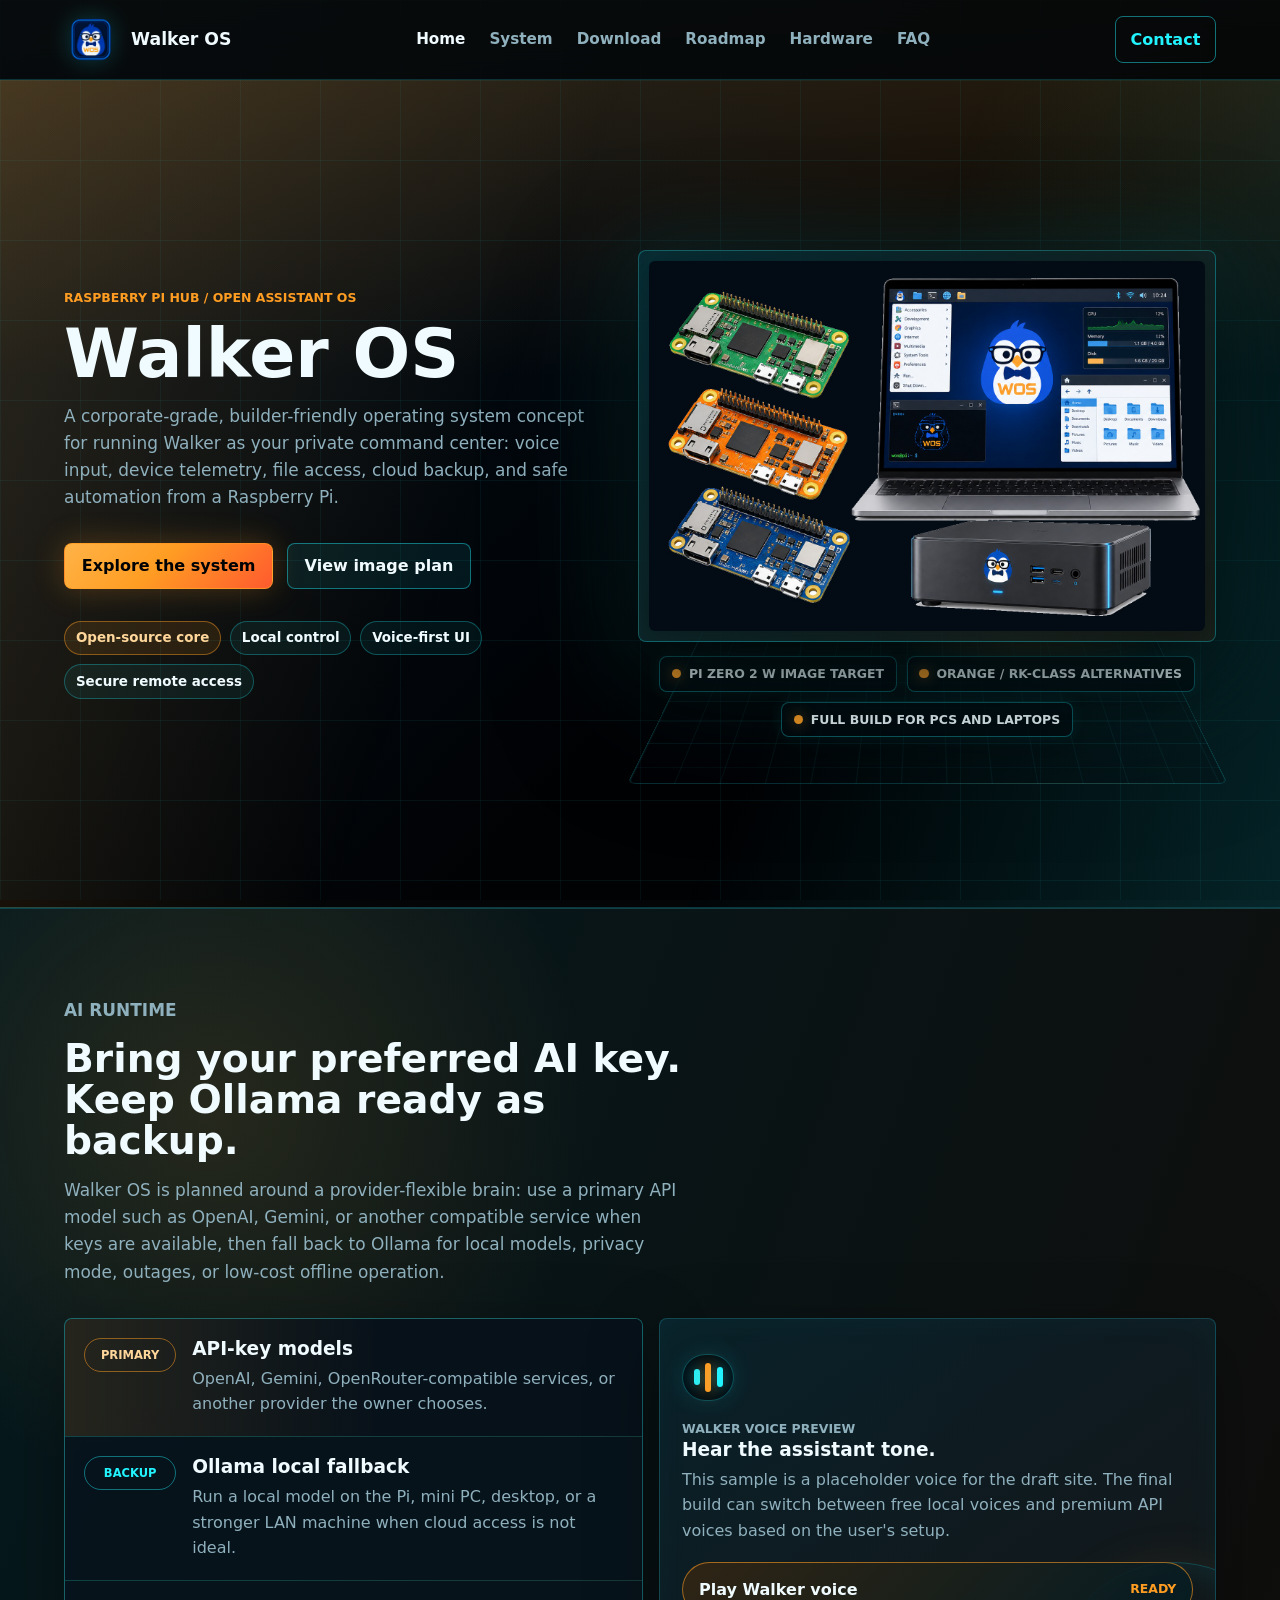
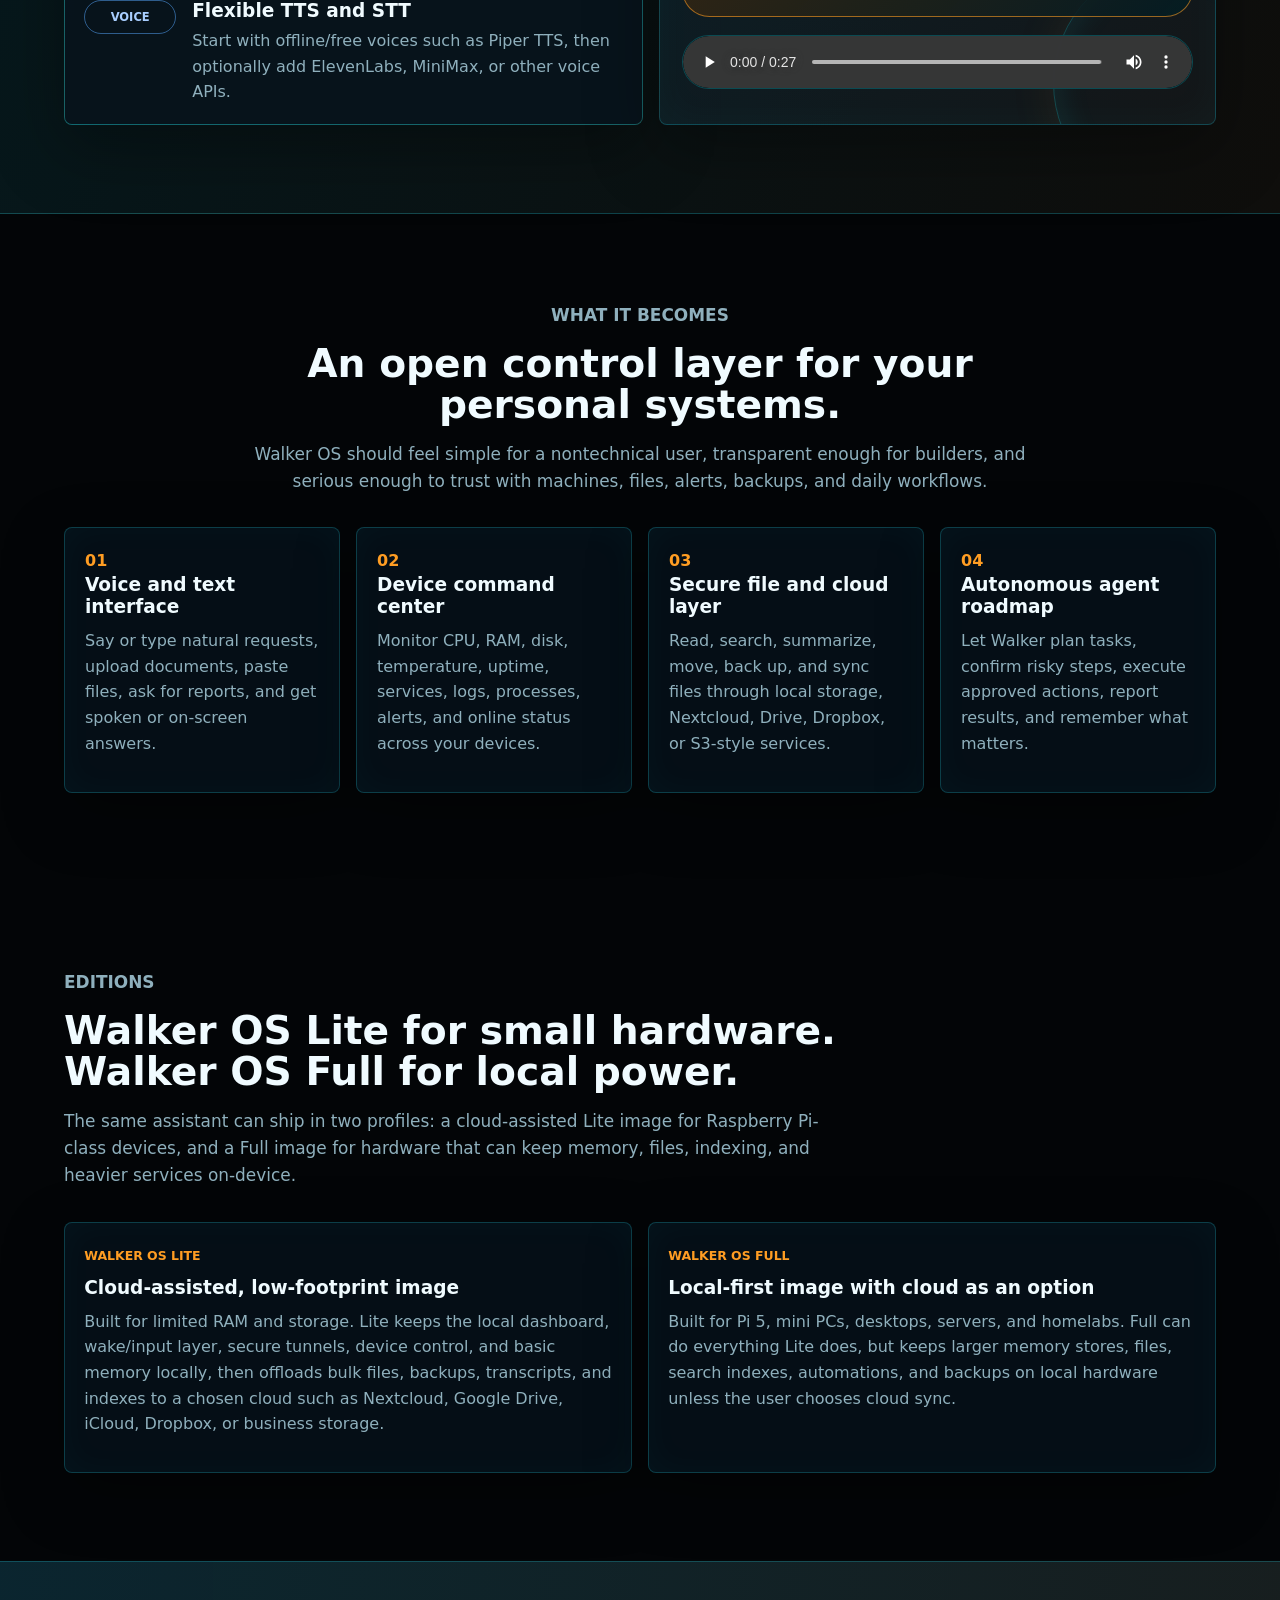
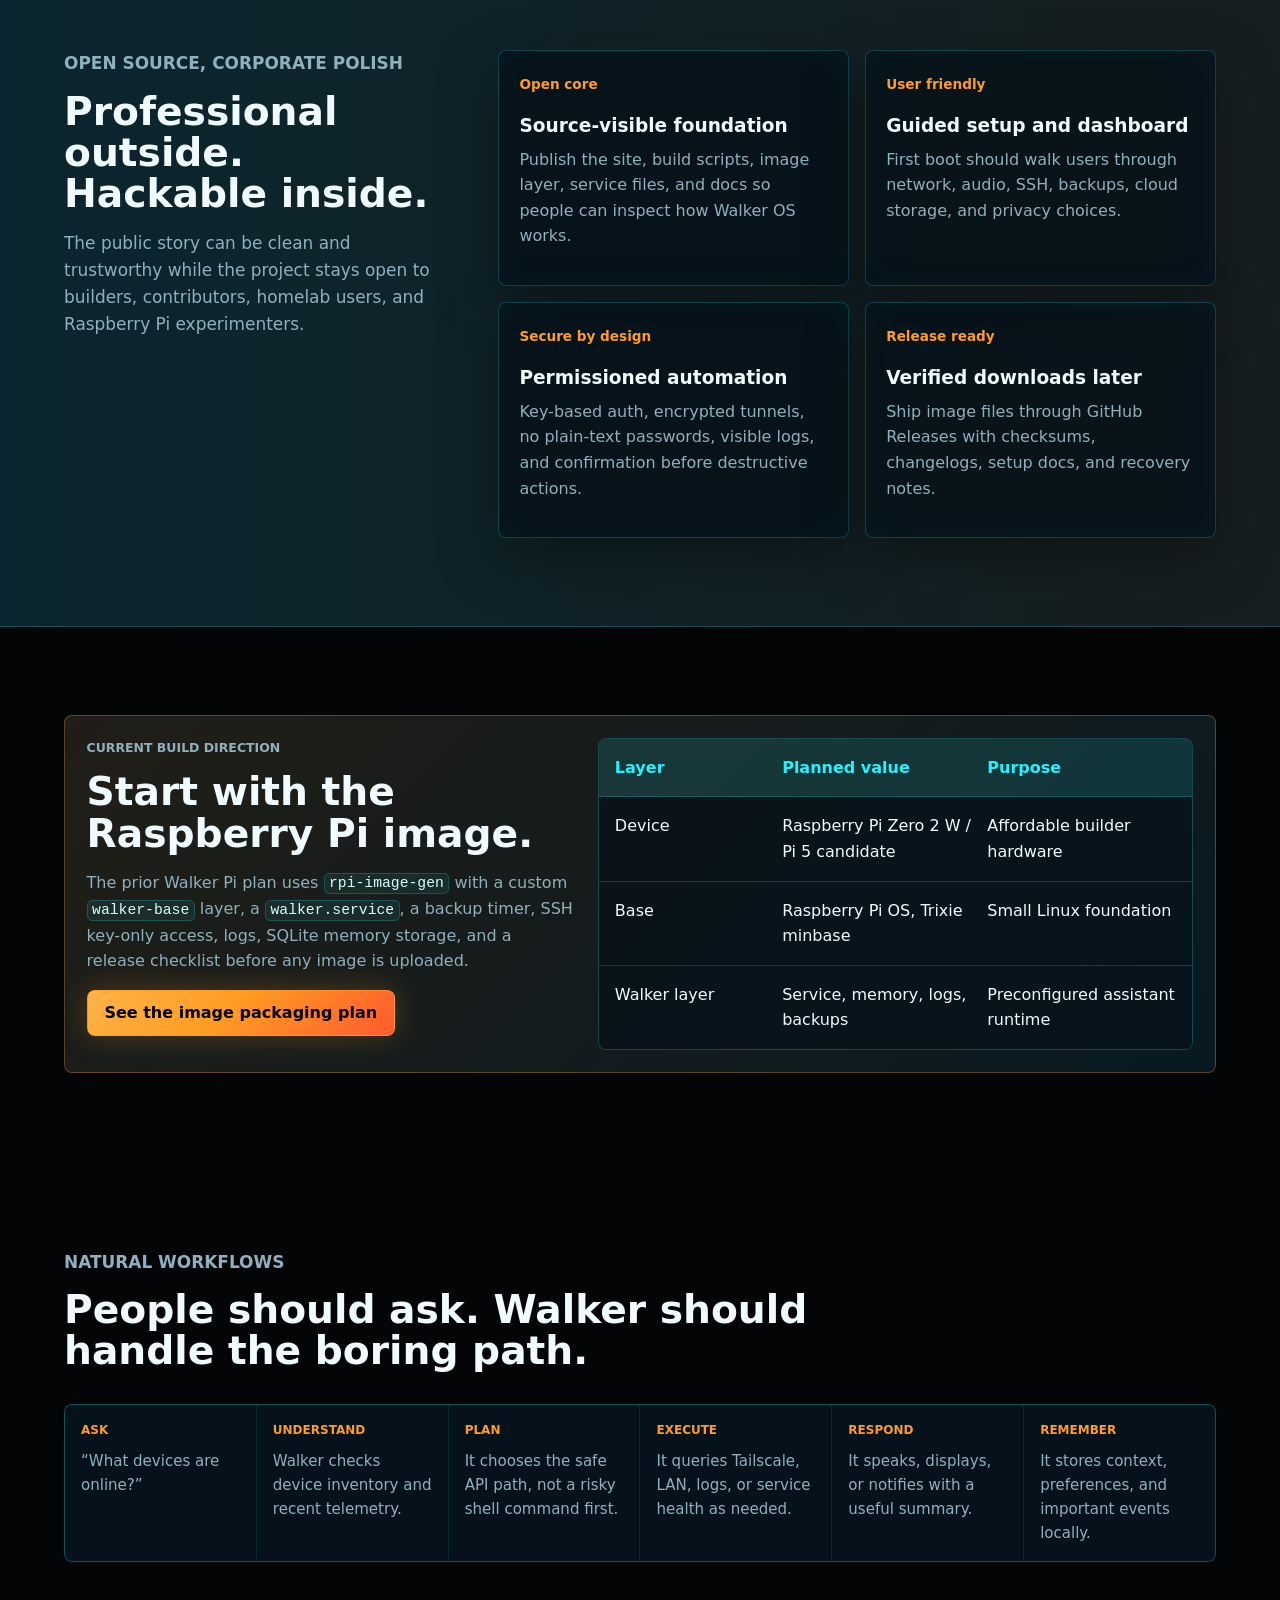
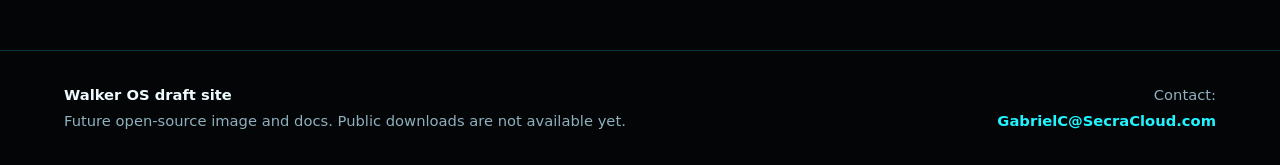
<file: index.html>
<!doctype html>
<html lang="en">
  <head>
    <meta charset="utf-8">
    <meta name="viewport" content="width=device-width, initial-scale=1">
    <title>Walker OS | Open AI Control Center for Raspberry Pi</title>
    <meta
      name="description"
      content="Walker OS is a draft open-source-friendly Raspberry Pi hub and downloadable OS image for voice, device telemetry, file access, cloud backup, and local-first automation."
    >
    <link rel="icon" type="image/svg+xml" href="./favicon.svg">
    <link rel="stylesheet" href="./styles.css">
  </head>
  <body>
    <a class="skip-link" href="#main">Skip to content</a>

    <header class="site-header" aria-label="Primary navigation">
      <a class="brand" href="./index.html" aria-label="Walker OS home">
        <img class="brand-icon" src="./assets/wos-icon-core.svg" alt="" aria-hidden="true">
        <span>Walker OS</span>
      </a>
      <nav class="nav-links" aria-label="Site pages">
        <a class="is-current" href="./index.html">Home</a>
        <a href="./system.html">System</a>
        <a href="./download.html">Download</a>
        <a href="./roadmap.html">Roadmap</a>
        <a href="./hardware.html">Hardware</a>
        <a href="./faq.html">FAQ</a>
      </nav>
      <a class="header-action" href="#contact">Contact</a>
    </header>

    <main id="main">
      <section class="hero section-band">
        <div class="hero-copy">
          <p class="eyebrow">Raspberry Pi hub / open assistant OS</p>
          <h1>Walker OS</h1>
          <p class="hero-text">
            A corporate-grade, builder-friendly operating system concept for running Walker as your private
            command center: voice input, device telemetry, file access, cloud backup, and safe automation from a Raspberry Pi.
          </p>
          <div class="hero-actions" aria-label="Primary actions">
            <a class="button button-primary" href="./system.html">Explore the system</a>
            <a class="button button-secondary" href="./download.html">View image plan</a>
          </div>
          <div class="page-kicker" aria-label="Project principles">
            <span class="pill amber">Open-source core</span>
            <span class="pill">Local control</span>
            <span class="pill">Voice-first UI</span>
            <span class="pill">Secure remote access</span>
          </div>
        </div>

        <div class="hardware-hero" aria-label="Walker OS hardware targets running Linux-style Walker software">
          <figure class="hardware-showcase">
            <img class="hardware-photo" src="./assets/walker-hardware-showcase.jpg" alt="Three same-footprint single-board computers beside a laptop running a Linux-style Walker OS desktop">
          </figure>
          <div class="hardware-tags" aria-label="Hardware target labels">
            <span class="hardware-tag">Pi Zero 2 W image target</span>
            <span class="hardware-tag">Orange / RK-class alternatives</span>
            <span class="hardware-tag">Full build for PCs and laptops</span>
          </div>
        </div>
      </section>

      <section class="section ai-runtime-showcase" aria-labelledby="ai-runtime-title">
        <div class="section-heading compact">
          <p class="eyebrow">AI runtime</p>
          <h2 id="ai-runtime-title">Bring your preferred AI key. Keep Ollama ready as backup.</h2>
          <p>
            Walker OS is planned around a provider-flexible brain: use a primary API model such as OpenAI,
            Gemini, or another compatible service when keys are available, then fall back to Ollama for local
            models, privacy mode, outages, or low-cost offline operation.
          </p>
        </div>
        <div class="runtime-grid">
          <article class="model-stack" aria-label="Planned model routing">
            <div class="runtime-row primary-route">
              <span class="runtime-badge">Primary</span>
              <div>
                <h3>API-key models</h3>
                <p>OpenAI, Gemini, OpenRouter-compatible services, or another provider the owner chooses.</p>
              </div>
            </div>
            <div class="runtime-row">
              <span class="runtime-badge local-route">Backup</span>
              <div>
                <h3>Ollama local fallback</h3>
                <p>Run a local model on the Pi, mini PC, desktop, or a stronger LAN machine when cloud access is not ideal.</p>
              </div>
            </div>
            <div class="runtime-row">
              <span class="runtime-badge voice-route">Voice</span>
              <div>
                <h3>Flexible TTS and STT</h3>
                <p>Start with offline/free voices such as Piper TTS, then optionally add ElevenLabs, MiniMax, or other voice APIs.</p>
              </div>
            </div>
          </article>

          <article class="voice-demo-card" aria-label="Walker voice preview">
            <div class="voice-orb" aria-hidden="true">
              <span></span>
              <span></span>
              <span></span>
            </div>
            <div>
              <p class="eyebrow">Walker voice preview</p>
              <h3>Hear the assistant tone.</h3>
              <p>
                This sample is a placeholder voice for the draft site. The final build can switch between
                free local voices and premium API voices based on the user's setup.
              </p>
            </div>
            <button class="voice-play-button" id="walkerVoiceButton" type="button" aria-controls="walkerVoiceAudio">
              <span>Play Walker voice</span>
              <small id="walkerVoiceStatus">Ready</small>
            </button>
            <audio id="walkerVoiceAudio" controls preload="auto" controlslist="nodownload">
              <source src="./assets/walker-preview-voice-clean.mp3" type="audio/mpeg">
            </audio>
          </article>
        </div>
      </section>

      <section class="section">
        <div class="section-heading center-heading">
          <p class="eyebrow">What it becomes</p>
          <h2>An open control layer for your personal systems.</h2>
          <p>
            Walker OS should feel simple for a nontechnical user, transparent enough for builders,
            and serious enough to trust with machines, files, alerts, backups, and daily workflows.
          </p>
        </div>
        <div class="content-grid">
          <article class="hud-card">
            <strong>01</strong>
            <h3>Voice and text interface</h3>
            <p>Say or type natural requests, upload documents, paste files, ask for reports, and get spoken or on-screen answers.</p>
          </article>
          <article class="hud-card">
            <strong>02</strong>
            <h3>Device command center</h3>
            <p>Monitor CPU, RAM, disk, temperature, uptime, services, logs, processes, alerts, and online status across your devices.</p>
          </article>
          <article class="hud-card">
            <strong>03</strong>
            <h3>Secure file and cloud layer</h3>
            <p>Read, search, summarize, move, back up, and sync files through local storage, Nextcloud, Drive, Dropbox, or S3-style services.</p>
          </article>
          <article class="hud-card">
            <strong>04</strong>
            <h3>Autonomous agent roadmap</h3>
            <p>Let Walker plan tasks, confirm risky steps, execute approved actions, report results, and remember what matters.</p>
          </article>
        </div>
      </section>

      <section class="section">
        <div class="section-heading">
          <p class="eyebrow">Editions</p>
          <h2>Walker OS Lite for small hardware. Walker OS Full for local power.</h2>
          <p>
            The same assistant can ship in two profiles: a cloud-assisted Lite image for Raspberry Pi-class devices,
            and a Full image for hardware that can keep memory, files, indexing, and heavier services on-device.
          </p>
        </div>
        <div class="two-column">
          <article class="data-card">
            <span class="meta">Walker OS Lite</span>
            <h3>Cloud-assisted, low-footprint image</h3>
            <p>
              Built for limited RAM and storage. Lite keeps the local dashboard, wake/input layer, secure tunnels,
              device control, and basic memory locally, then offloads bulk files, backups, transcripts, and indexes
              to a chosen cloud such as Nextcloud, Google Drive, iCloud, Dropbox, or business storage.
            </p>
          </article>
          <article class="data-card">
            <span class="meta">Walker OS Full</span>
            <h3>Local-first image with cloud as an option</h3>
            <p>
              Built for Pi 5, mini PCs, desktops, servers, and homelabs. Full can do everything Lite does,
              but keeps larger memory stores, files, search indexes, automations, and backups on local hardware
              unless the user chooses cloud sync.
            </p>
          </article>
        </div>
      </section>

      <section class="section section-split">
        <div class="section-heading compact">
          <p class="eyebrow">Open source, corporate polish</p>
          <h2>Professional outside. Hackable inside.</h2>
          <p>
            The public story can be clean and trustworthy while the project stays open to builders,
            contributors, homelab users, and Raspberry Pi experimenters.
          </p>
        </div>
        <div class="feature-grid">
          <article class="feature-card">
            <span class="feature-number">Open core</span>
            <h3>Source-visible foundation</h3>
            <p>Publish the site, build scripts, image layer, service files, and docs so people can inspect how Walker OS works.</p>
          </article>
          <article class="feature-card">
            <span class="feature-number">User friendly</span>
            <h3>Guided setup and dashboard</h3>
            <p>First boot should walk users through network, audio, SSH, backups, cloud storage, and privacy choices.</p>
          </article>
          <article class="feature-card">
            <span class="feature-number">Secure by design</span>
            <h3>Permissioned automation</h3>
            <p>Key-based auth, encrypted tunnels, no plain-text passwords, visible logs, and confirmation before destructive actions.</p>
          </article>
          <article class="feature-card">
            <span class="feature-number">Release ready</span>
            <h3>Verified downloads later</h3>
            <p>Ship image files through GitHub Releases with checksums, changelogs, setup docs, and recovery notes.</p>
          </article>
        </div>
      </section>

      <section class="section">
        <div class="source-callout">
          <div>
            <p class="eyebrow">Current build direction</p>
            <h2>Start with the Raspberry Pi image.</h2>
            <p>
              The prior Walker Pi plan uses <code>rpi-image-gen</code> with a custom <code>walker-base</code> layer,
              a <code>walker.service</code>, a backup timer, SSH key-only access, logs, SQLite memory storage,
              and a release checklist before any image is uploaded.
            </p>
            <a class="button button-primary" href="./download.html">See the image packaging plan</a>
          </div>
          <div class="comparison-table" aria-label="First image plan">
            <div class="comparison-row header">
              <span>Layer</span>
              <span>Planned value</span>
              <span>Purpose</span>
            </div>
            <div class="comparison-row">
              <span>Device</span>
              <span>Raspberry Pi Zero 2 W / Pi 5 candidate</span>
              <span>Affordable builder hardware</span>
            </div>
            <div class="comparison-row">
              <span>Base</span>
              <span>Raspberry Pi OS, Trixie minbase</span>
              <span>Small Linux foundation</span>
            </div>
            <div class="comparison-row">
              <span>Walker layer</span>
              <span>Service, memory, logs, backups</span>
              <span>Preconfigured assistant runtime</span>
            </div>
          </div>
        </div>
      </section>

      <section class="section">
        <div class="section-heading">
          <p class="eyebrow">Natural workflows</p>
          <h2>People should ask. Walker should handle the boring path.</h2>
        </div>
        <div class="workflow-strip" aria-label="Example Walker workflows">
          <div class="workflow-step">
            <span>Ask</span>
            <p>“What devices are online?”</p>
          </div>
          <div class="workflow-step">
            <span>Understand</span>
            <p>Walker checks device inventory and recent telemetry.</p>
          </div>
          <div class="workflow-step">
            <span>Plan</span>
            <p>It chooses the safe API path, not a risky shell command first.</p>
          </div>
          <div class="workflow-step">
            <span>Execute</span>
            <p>It queries Tailscale, LAN, logs, or service health as needed.</p>
          </div>
          <div class="workflow-step">
            <span>Respond</span>
            <p>It speaks, displays, or notifies with a useful summary.</p>
          </div>
          <div class="workflow-step">
            <span>Remember</span>
            <p>It stores context, preferences, and important events locally.</p>
          </div>
        </div>
      </section>

    </main>

    <footer class="site-footer" id="contact">
      <div>
        <span>Walker OS draft site</span>
        <span>Future open-source image and docs. Public downloads are not available yet.</span>
      </div>
      <address>
        Contact:
        <a href="mailto:GabrielC@SecraCloud.com">GabrielC@SecraCloud.com</a>
      </address>
    </footer>

    <script src="./script.js"></script>
  </body>
</html>
</file>
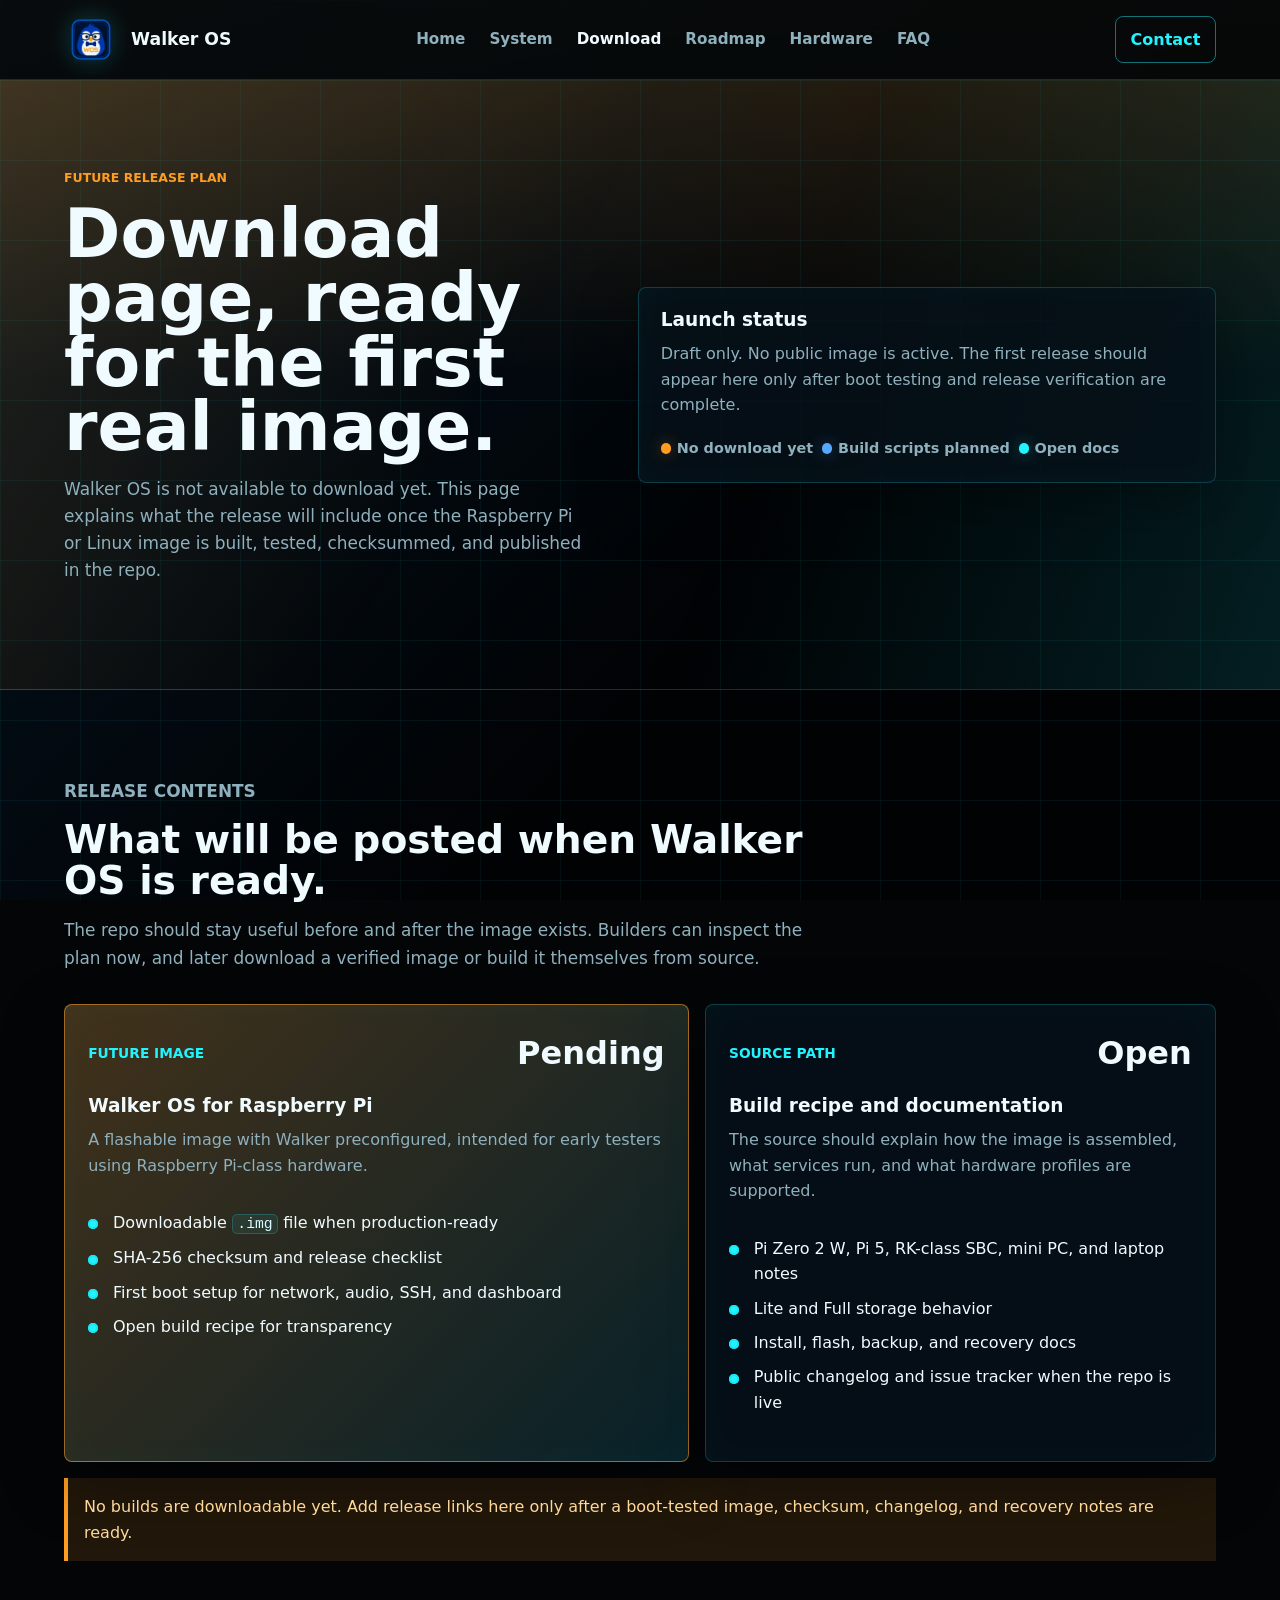
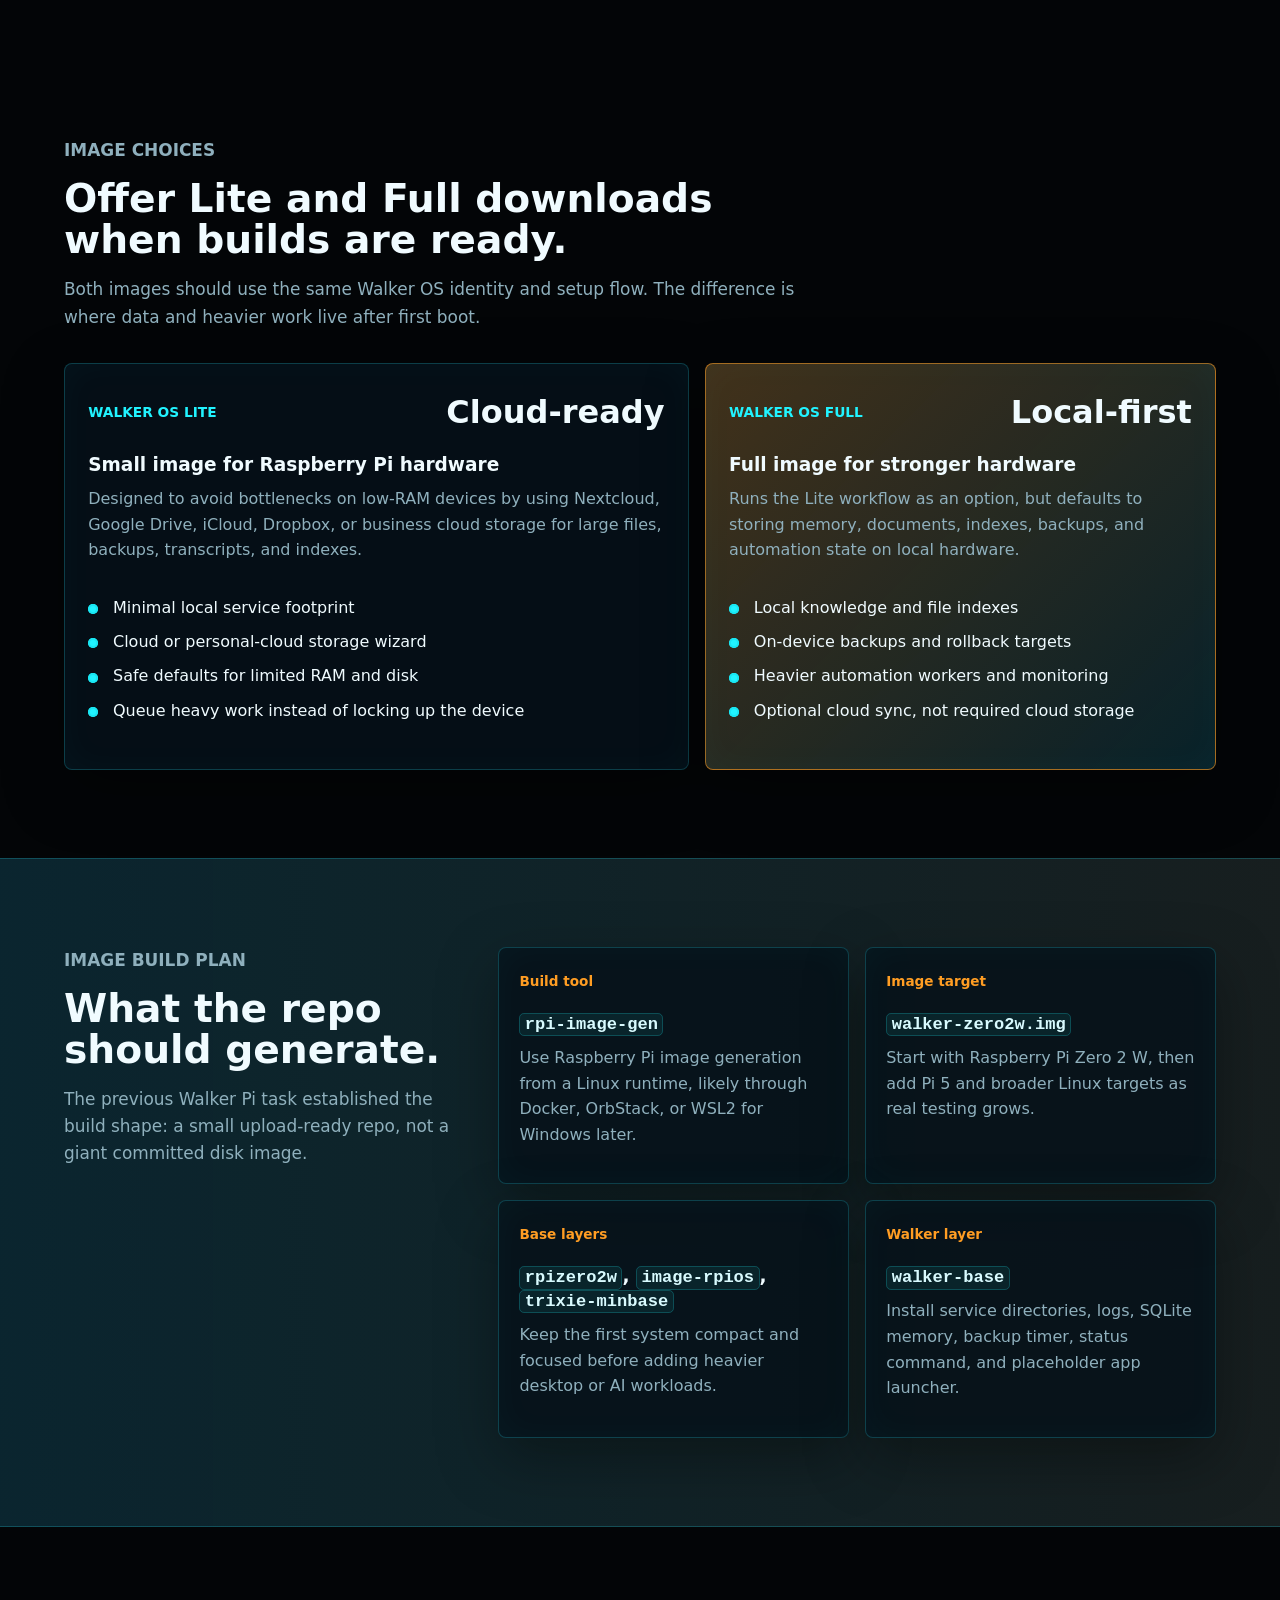
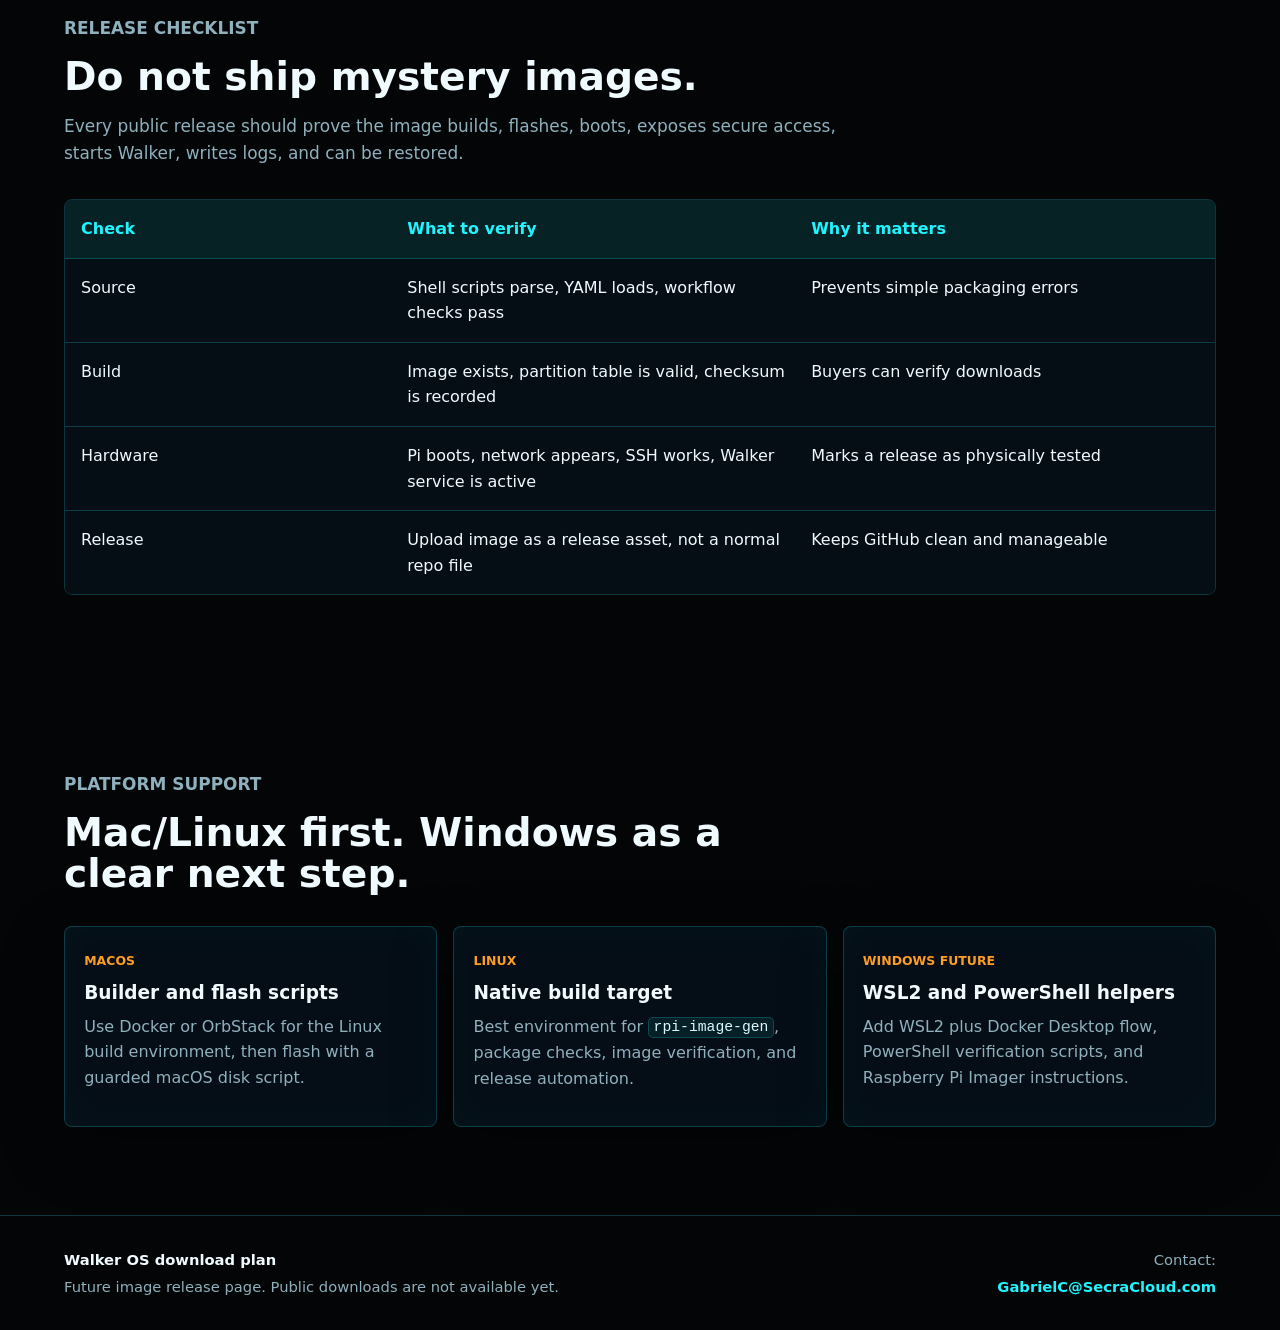
<file: download.html>
<!doctype html>
<html lang="en">
  <head>
    <meta charset="utf-8">
    <meta name="viewport" content="width=device-width, initial-scale=1">
    <title>Download Walker OS | Image and Release Plan</title>
    <meta
      name="description"
      content="Walker OS download plan for an open-source-friendly Raspberry Pi image with build scripts, checksums, release checklist, and future GitHub Releases."
    >
    <link rel="icon" type="image/svg+xml" href="./favicon.svg">
    <link rel="stylesheet" href="./styles.css">
  </head>
  <body>
    <a class="skip-link" href="#main">Skip to content</a>

    <header class="site-header" aria-label="Primary navigation">
      <a class="brand" href="./index.html" aria-label="Walker OS home">
        <img class="brand-icon" src="./assets/wos-icon-core.svg" alt="" aria-hidden="true">
        <span>Walker OS</span>
      </a>
      <nav class="nav-links" aria-label="Site pages">
        <a href="./index.html">Home</a>
        <a href="./system.html">System</a>
        <a class="is-current" href="./download.html">Download</a>
        <a href="./roadmap.html">Roadmap</a>
        <a href="./hardware.html">Hardware</a>
        <a href="./faq.html">FAQ</a>
      </nav>
      <a class="header-action" href="./index.html#contact">Contact</a>
    </header>

    <main id="main">
      <section class="page-hero compact section-band">
        <div>
          <p class="eyebrow">Future release plan</p>
          <h1>Download page, ready for the first real image.</h1>
          <p class="hero-text">
            Walker OS is not available to download yet. This page explains what the release will include once the
            Raspberry Pi or Linux image is built, tested, checksummed, and published in the repo.
          </p>
        </div>
        <div class="page-panel">
          <h3>Launch status</h3>
          <p>
            Draft only. No public image is active. The first release should appear here
            only after boot testing and release verification are complete.
          </p>
          <div class="page-kicker">
            <span class="status-dot warn">No download yet</span>
            <span class="status-dot future">Build scripts planned</span>
            <span class="status-dot">Open docs</span>
          </div>
        </div>
      </section>

      <section class="section">
        <div class="section-heading">
          <p class="eyebrow">Release contents</p>
          <h2>What will be posted when Walker OS is ready.</h2>
          <p>
            The repo should stay useful before and after the image exists. Builders can inspect the plan now,
            and later download a verified image or build it themselves from source.
          </p>
        </div>
        <div class="product-layout">
          <article class="product-card featured">
            <div class="product-topline">
              <span>Future image</span>
              <strong>Pending</strong>
            </div>
            <h3>Walker OS for Raspberry Pi</h3>
            <p>
              A flashable image with Walker preconfigured, intended for early testers using Raspberry Pi-class hardware.
            </p>
            <ul class="check-list">
              <li>Downloadable <code>.img</code> file when production-ready</li>
              <li>SHA-256 checksum and release checklist</li>
              <li>First boot setup for network, audio, SSH, and dashboard</li>
              <li>Open build recipe for transparency</li>
            </ul>
          </article>
          <article class="product-card">
            <div class="product-topline">
              <span>Source path</span>
              <strong>Open</strong>
            </div>
            <h3>Build recipe and documentation</h3>
            <p>
              The source should explain how the image is assembled, what services run, and what hardware profiles are supported.
            </p>
            <ul class="check-list">
              <li>Pi Zero 2 W, Pi 5, RK-class SBC, mini PC, and laptop notes</li>
              <li>Lite and Full storage behavior</li>
              <li>Install, flash, backup, and recovery docs</li>
              <li>Public changelog and issue tracker when the repo is live</li>
            </ul>
          </article>
        </div>
        <p class="notice" role="status">
          No builds are downloadable yet. Add release links here only after a boot-tested image, checksum, changelog,
          and recovery notes are ready.
        </p>
      </section>

      <section class="section">
        <div class="section-heading">
          <p class="eyebrow">Image choices</p>
          <h2>Offer Lite and Full downloads when builds are ready.</h2>
          <p>
            Both images should use the same Walker OS identity and setup flow. The difference is where data and
            heavier work live after first boot.
          </p>
        </div>
        <div class="product-layout">
          <article class="product-card">
            <div class="product-topline">
              <span>Walker OS Lite</span>
              <strong>Cloud-ready</strong>
            </div>
            <h3>Small image for Raspberry Pi hardware</h3>
            <p>
              Designed to avoid bottlenecks on low-RAM devices by using Nextcloud, Google Drive, iCloud, Dropbox,
              or business cloud storage for large files, backups, transcripts, and indexes.
            </p>
            <ul class="check-list">
              <li>Minimal local service footprint</li>
              <li>Cloud or personal-cloud storage wizard</li>
              <li>Safe defaults for limited RAM and disk</li>
              <li>Queue heavy work instead of locking up the device</li>
            </ul>
          </article>
          <article class="product-card featured">
            <div class="product-topline">
              <span>Walker OS Full</span>
              <strong>Local-first</strong>
            </div>
            <h3>Full image for stronger hardware</h3>
            <p>
              Runs the Lite workflow as an option, but defaults to storing memory, documents, indexes, backups,
              and automation state on local hardware.
            </p>
            <ul class="check-list">
              <li>Local knowledge and file indexes</li>
              <li>On-device backups and rollback targets</li>
              <li>Heavier automation workers and monitoring</li>
              <li>Optional cloud sync, not required cloud storage</li>
            </ul>
          </article>
        </div>
      </section>

      <section class="section section-split">
        <div class="section-heading compact">
          <p class="eyebrow">Image build plan</p>
          <h2>What the repo should generate.</h2>
          <p>
            The previous Walker Pi task established the build shape: a small upload-ready repo,
            not a giant committed disk image.
          </p>
        </div>
        <div class="feature-grid">
          <article class="feature-card">
            <span class="feature-number">Build tool</span>
            <h3><code>rpi-image-gen</code></h3>
            <p>Use Raspberry Pi image generation from a Linux runtime, likely through Docker, OrbStack, or WSL2 for Windows later.</p>
          </article>
          <article class="feature-card">
            <span class="feature-number">Image target</span>
            <h3><code>walker-zero2w.img</code></h3>
            <p>Start with Raspberry Pi Zero 2 W, then add Pi 5 and broader Linux targets as real testing grows.</p>
          </article>
          <article class="feature-card">
            <span class="feature-number">Base layers</span>
            <h3><code>rpizero2w</code>, <code>image-rpios</code>, <code>trixie-minbase</code></h3>
            <p>Keep the first system compact and focused before adding heavier desktop or AI workloads.</p>
          </article>
          <article class="feature-card">
            <span class="feature-number">Walker layer</span>
            <h3><code>walker-base</code></h3>
            <p>Install service directories, logs, SQLite memory, backup timer, status command, and placeholder app launcher.</p>
          </article>
        </div>
      </section>

      <section class="section">
        <div class="section-heading">
          <p class="eyebrow">Release checklist</p>
          <h2>Do not ship mystery images.</h2>
          <p>
            Every public release should prove the image builds, flashes, boots, exposes secure access,
            starts Walker, writes logs, and can be restored.
          </p>
        </div>
        <div class="comparison-table" aria-label="Release readiness checklist">
          <div class="comparison-row header">
            <span>Check</span>
            <span>What to verify</span>
            <span>Why it matters</span>
          </div>
          <div class="comparison-row">
            <span>Source</span>
            <span>Shell scripts parse, YAML loads, workflow checks pass</span>
            <span>Prevents simple packaging errors</span>
          </div>
          <div class="comparison-row">
            <span>Build</span>
            <span>Image exists, partition table is valid, checksum is recorded</span>
            <span>Buyers can verify downloads</span>
          </div>
          <div class="comparison-row">
            <span>Hardware</span>
            <span>Pi boots, network appears, SSH works, Walker service is active</span>
            <span>Marks a release as physically tested</span>
          </div>
          <div class="comparison-row">
            <span>Release</span>
            <span>Upload image as a release asset, not a normal repo file</span>
            <span>Keeps GitHub clean and manageable</span>
          </div>
        </div>
      </section>

      <section class="section">
        <div class="section-heading">
          <p class="eyebrow">Platform support</p>
          <h2>Mac/Linux first. Windows as a clear next step.</h2>
        </div>
        <div class="three-column">
          <article class="data-card">
            <span class="meta">macOS</span>
            <h3>Builder and flash scripts</h3>
            <p>Use Docker or OrbStack for the Linux build environment, then flash with a guarded macOS disk script.</p>
          </article>
          <article class="data-card">
            <span class="meta">Linux</span>
            <h3>Native build target</h3>
            <p>Best environment for <code>rpi-image-gen</code>, package checks, image verification, and release automation.</p>
          </article>
          <article class="data-card">
            <span class="meta">Windows future</span>
            <h3>WSL2 and PowerShell helpers</h3>
            <p>Add WSL2 plus Docker Desktop flow, PowerShell verification scripts, and Raspberry Pi Imager instructions.</p>
          </article>
        </div>
      </section>

    </main>

    <footer class="site-footer" id="contact">
      <div>
        <span>Walker OS download plan</span>
        <span>Future image release page. Public downloads are not available yet.</span>
      </div>
      <address>
        Contact:
        <a href="mailto:GabrielC@SecraCloud.com">GabrielC@SecraCloud.com</a>
      </address>
    </footer>

    <script src="./script.js"></script>
  </body>
</html>
</file>
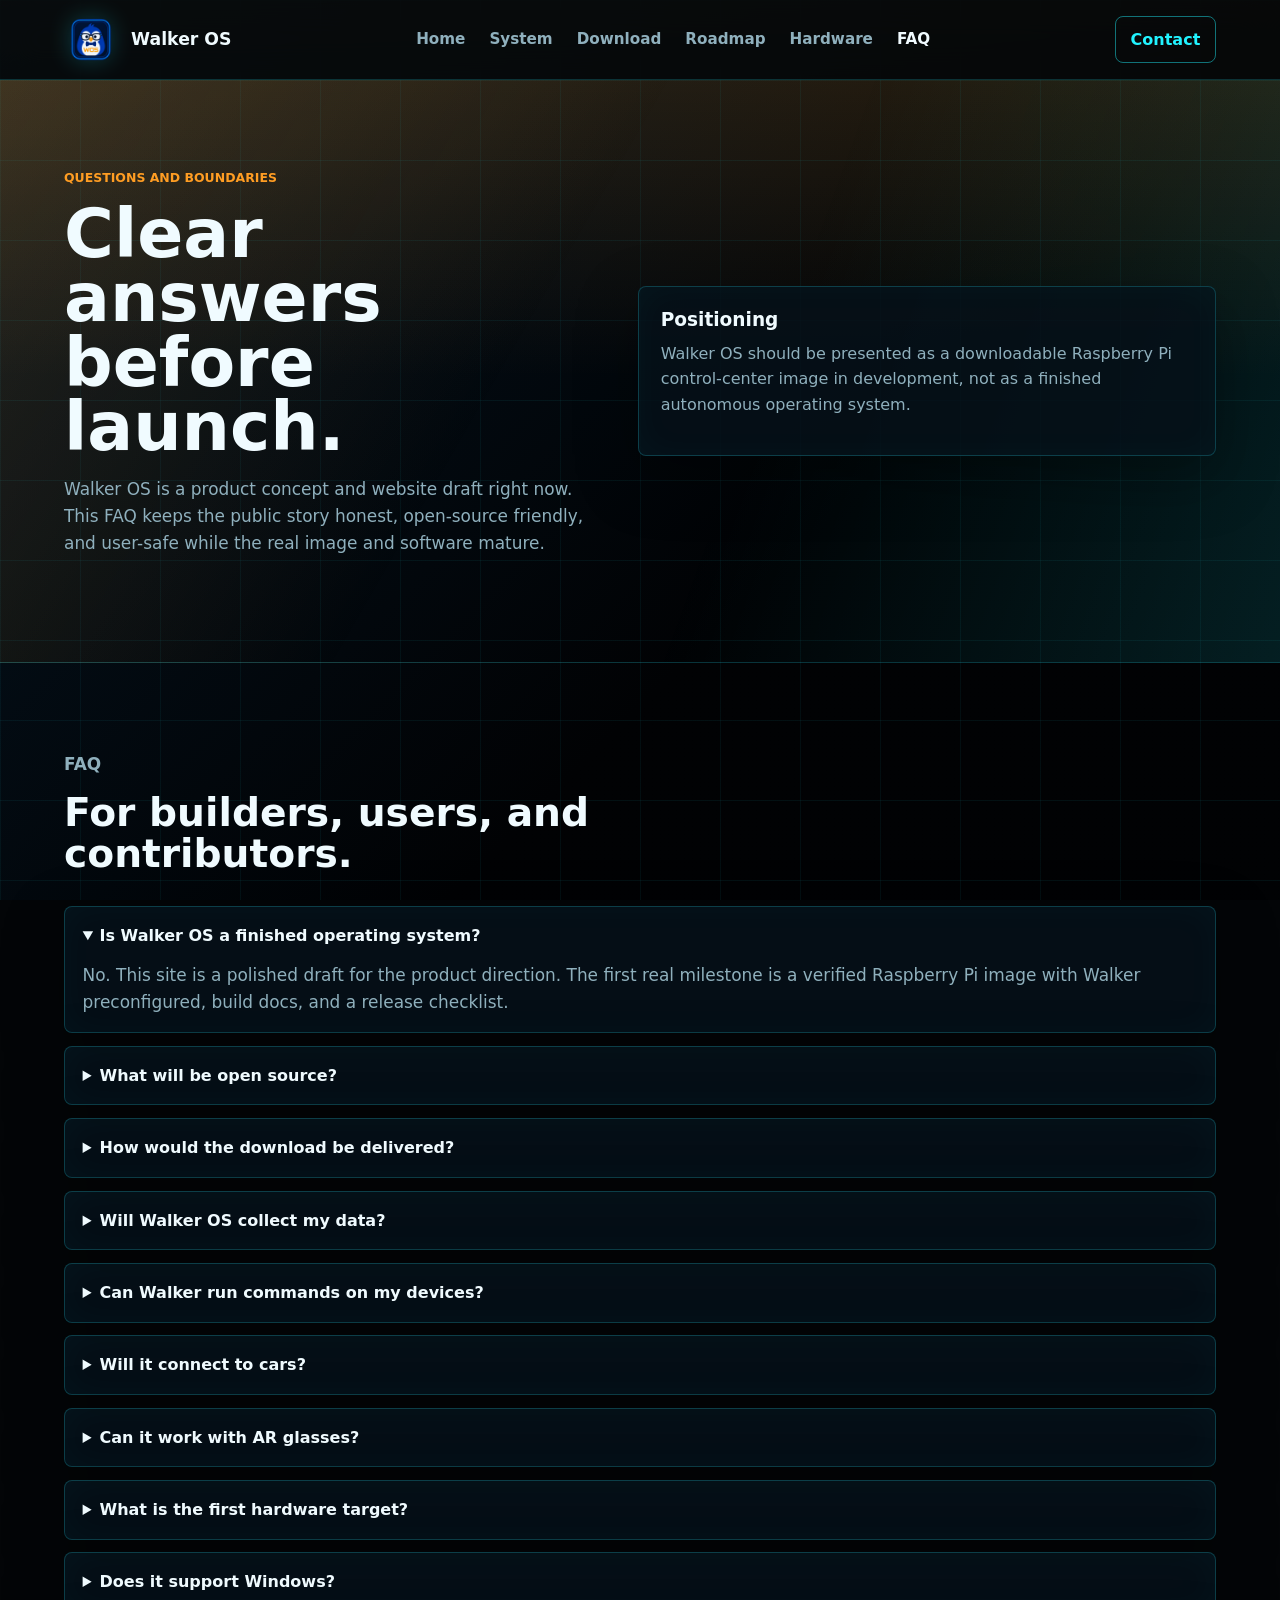
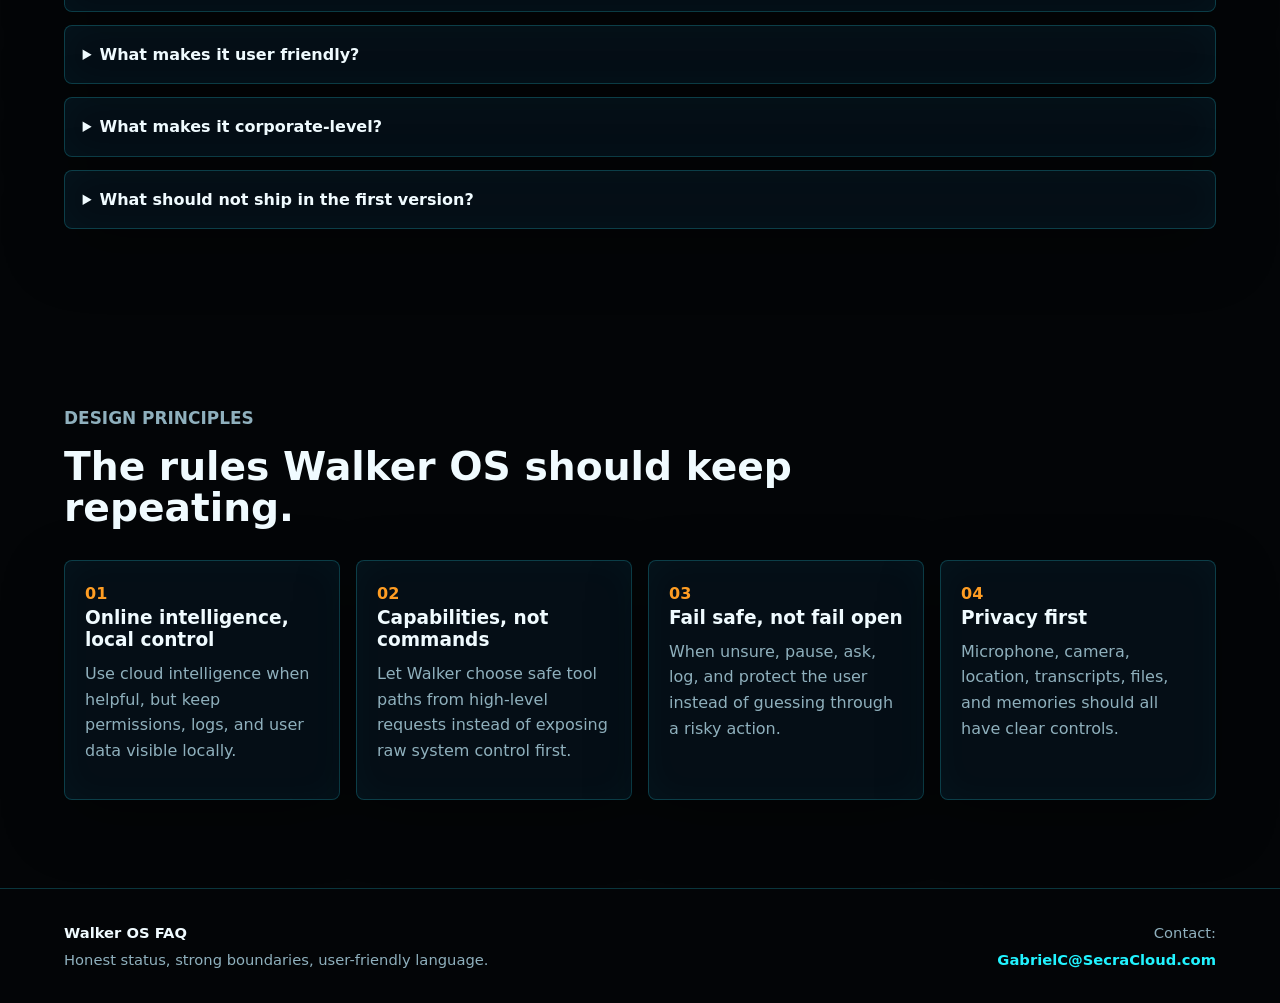
<file: faq.html>
<!doctype html>
<html lang="en">
  <head>
    <meta charset="utf-8">
    <meta name="viewport" content="width=device-width, initial-scale=1">
    <title>Walker OS FAQ | Open Source, Security, Downloads</title>
    <meta
      name="description"
      content="Walker OS FAQ covering project status, open source plans, downloads, privacy, device access, cars, AR glasses, and future integrations."
    >
    <link rel="icon" type="image/svg+xml" href="./favicon.svg">
    <link rel="stylesheet" href="./styles.css">
  </head>
  <body>
    <a class="skip-link" href="#main">Skip to content</a>

    <header class="site-header" aria-label="Primary navigation">
      <a class="brand" href="./index.html" aria-label="Walker OS home">
        <img class="brand-icon" src="./assets/wos-icon-core.svg" alt="" aria-hidden="true">
        <span>Walker OS</span>
      </a>
      <nav class="nav-links" aria-label="Site pages">
        <a href="./index.html">Home</a>
        <a href="./system.html">System</a>
        <a href="./download.html">Download</a>
        <a href="./roadmap.html">Roadmap</a>
        <a href="./hardware.html">Hardware</a>
        <a class="is-current" href="./faq.html">FAQ</a>
      </nav>
      <a class="header-action" href="./index.html#contact">Contact</a>
    </header>

    <main id="main">
      <section class="page-hero compact section-band">
        <div>
          <p class="eyebrow">Questions and boundaries</p>
          <h1>Clear answers before launch.</h1>
          <p class="hero-text">
            Walker OS is a product concept and website draft right now. This FAQ keeps the public story honest,
            open-source friendly, and user-safe while the real image and software mature.
          </p>
        </div>
        <div class="page-panel">
          <h3>Positioning</h3>
          <p>
            Walker OS should be presented as a downloadable Raspberry Pi control-center image in development,
            not as a finished autonomous operating system.
          </p>
        </div>
      </section>

      <section class="section faq-section">
        <div class="section-heading">
          <p class="eyebrow">FAQ</p>
          <h2>For builders, users, and contributors.</h2>
        </div>
        <div class="faq-list">
          <details open>
            <summary>Is Walker OS a finished operating system?</summary>
            <p>No. This site is a polished draft for the product direction. The first real milestone is a verified Raspberry Pi image with Walker preconfigured, build docs, and a release checklist.</p>
          </details>
          <details>
            <summary>What will be open source?</summary>
            <p>The goal is to make the core build recipe transparent: site repo, docs, scripts, image layer files, service setup, safety rules, and local dashboard code.</p>
          </details>
          <details>
            <summary>How would the download be delivered?</summary>
            <p>A real launch should use GitHub Releases for image files, checksums, release notes, setup docs, and recovery instructions once a build has been tested.</p>
          </details>
          <details>
            <summary>Will Walker OS collect my data?</summary>
            <p>The product should be designed local-first. Memory, transcripts, device inventory, logs, and files should stay under user control unless the user explicitly connects a cloud service or model provider.</p>
          </details>
          <details>
            <summary>Can Walker run commands on my devices?</summary>
            <p>That is on the plan, but it needs strong boundaries: key-based authentication, encrypted connections, per-device permissions, audit logs, and confirmations before destructive commands.</p>
          </details>
          <details>
            <summary>Will it connect to cars?</summary>
            <p>The safest first version should be read-only: OBD-II telemetry, maintenance reminders, battery health, route context, and driver-safe voice prompts. Vehicle control should stay out of scope without a serious safety and legal plan.</p>
          </details>
          <details>
            <summary>Can it work with AR glasses?</summary>
            <p>Yes, as a future integration. The planned use is captions, alerts, heads-up task cards, notifications, visual feedback, and permissioned camera-aware assistance for supported devices.</p>
          </details>
          <details>
            <summary>What is the first hardware target?</summary>
            <p>The prior build plan focused on a Raspberry Pi Zero 2 W image named <code>walker-zero2w.img</code>. Raspberry Pi 5 is a stronger candidate for richer voice, dashboard, and local services.</p>
          </details>
          <details>
            <summary>Does it support Windows?</summary>
            <p>Not yet. The prior image package did not include native Windows scripts. A future Windows path should use WSL2, Docker Desktop, PowerShell helpers, and Raspberry Pi Imager instructions.</p>
          </details>
          <details>
            <summary>What makes it user friendly?</summary>
            <p>Guided first boot, clear dashboards, spoken and on-screen responses, visible logs, simple backup/restore, safe defaults, and natural language requests instead of forcing people to memorize commands.</p>
          </details>
          <details>
            <summary>What makes it corporate-level?</summary>
            <p>Clear product pages, security posture, release checklist, support model, architecture documentation, professional visual design, transparent status labels, and no overclaiming unfinished capabilities.</p>
          </details>
          <details>
            <summary>What should not ship in the first version?</summary>
            <p>Unverified vehicle control, hidden surveillance behavior, destructive automation without confirmation, plain-text passwords, unclear cloud syncing, or a giant untested image without checksums and release notes.</p>
          </details>
        </div>
      </section>

      <section class="section">
        <div class="section-heading">
          <p class="eyebrow">Design principles</p>
          <h2>The rules Walker OS should keep repeating.</h2>
        </div>
        <div class="content-grid">
          <article class="hud-card"><strong>01</strong><h3>Online intelligence, local control</h3><p>Use cloud intelligence when helpful, but keep permissions, logs, and user data visible locally.</p></article>
          <article class="hud-card"><strong>02</strong><h3>Capabilities, not commands</h3><p>Let Walker choose safe tool paths from high-level requests instead of exposing raw system control first.</p></article>
          <article class="hud-card"><strong>03</strong><h3>Fail safe, not fail open</h3><p>When unsure, pause, ask, log, and protect the user instead of guessing through a risky action.</p></article>
          <article class="hud-card"><strong>04</strong><h3>Privacy first</h3><p>Microphone, camera, location, transcripts, files, and memories should all have clear controls.</p></article>
        </div>
      </section>
    </main>

    <footer class="site-footer" id="contact">
      <div>
        <span>Walker OS FAQ</span>
        <span>Honest status, strong boundaries, user-friendly language.</span>
      </div>
      <address>
        Contact:
        <a href="mailto:GabrielC@SecraCloud.com">GabrielC@SecraCloud.com</a>
      </address>
    </footer>

    <script src="./script.js"></script>
  </body>
</html>
</file>
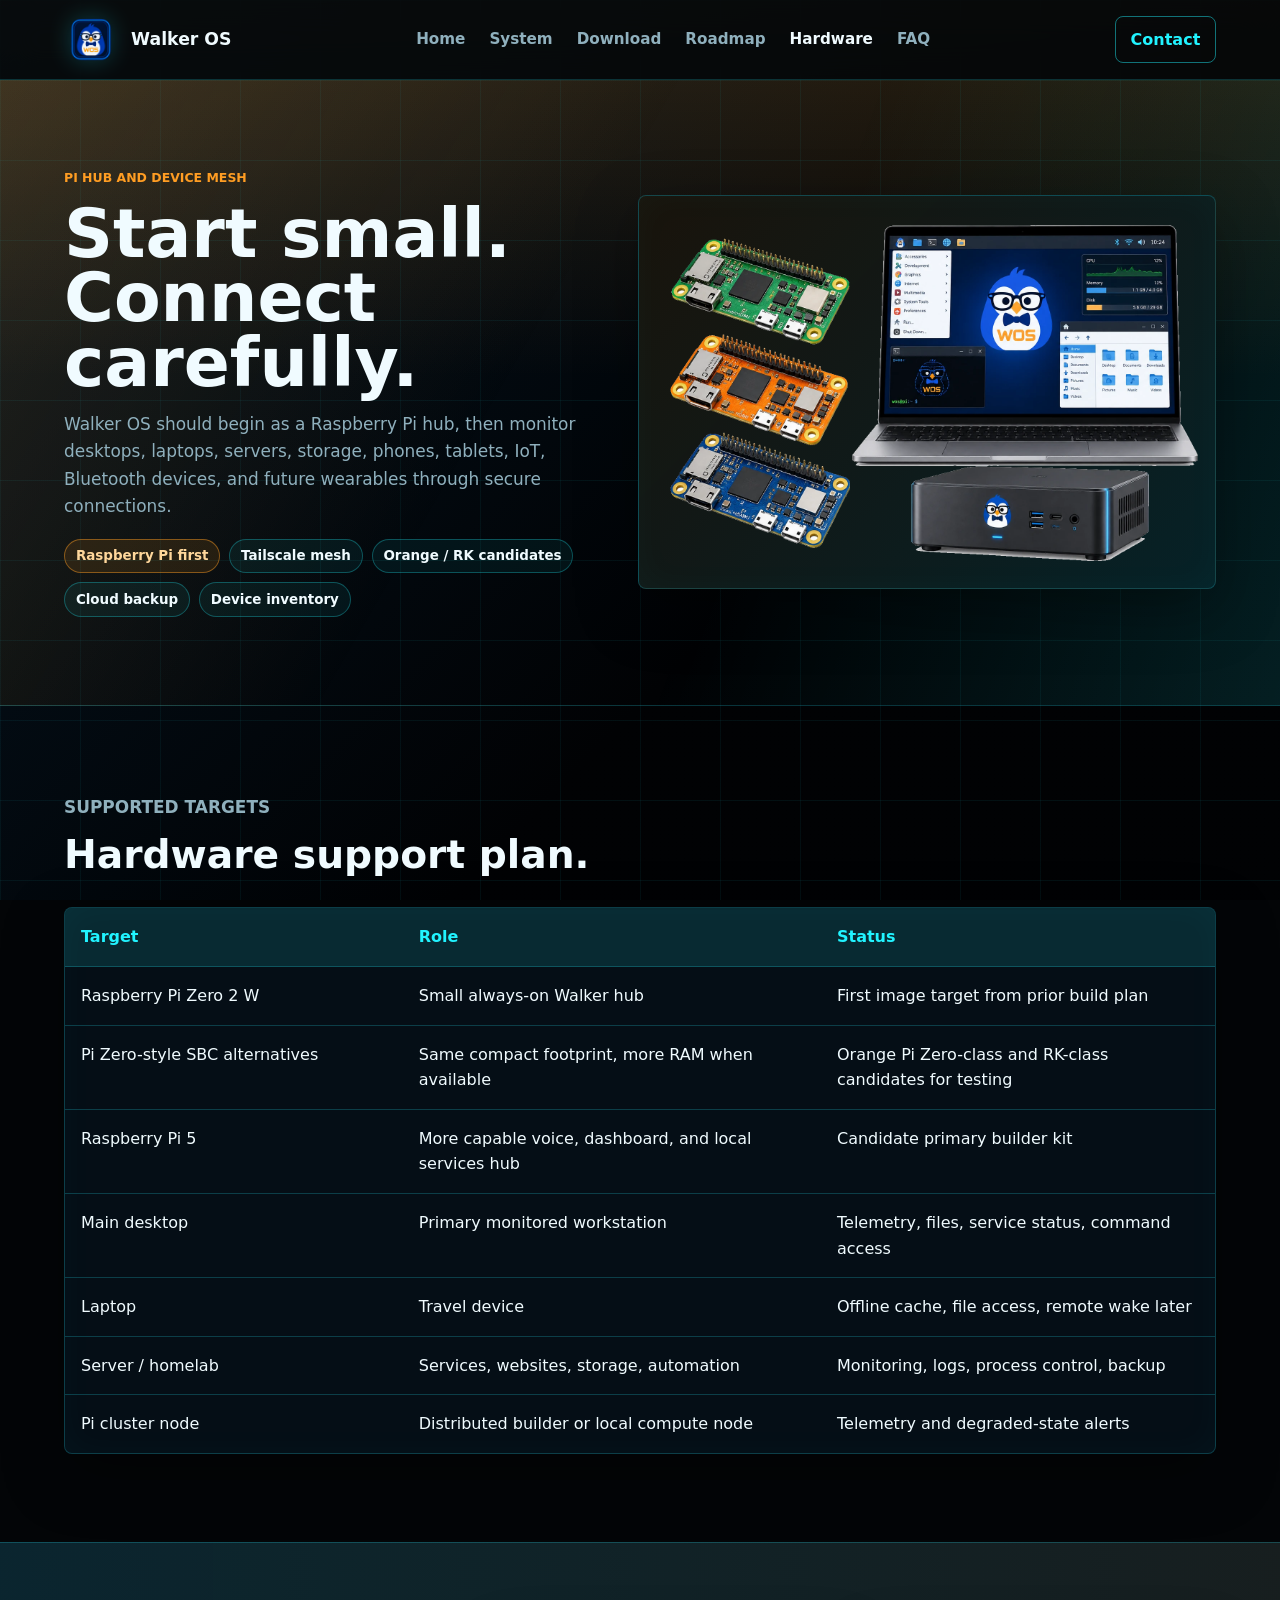
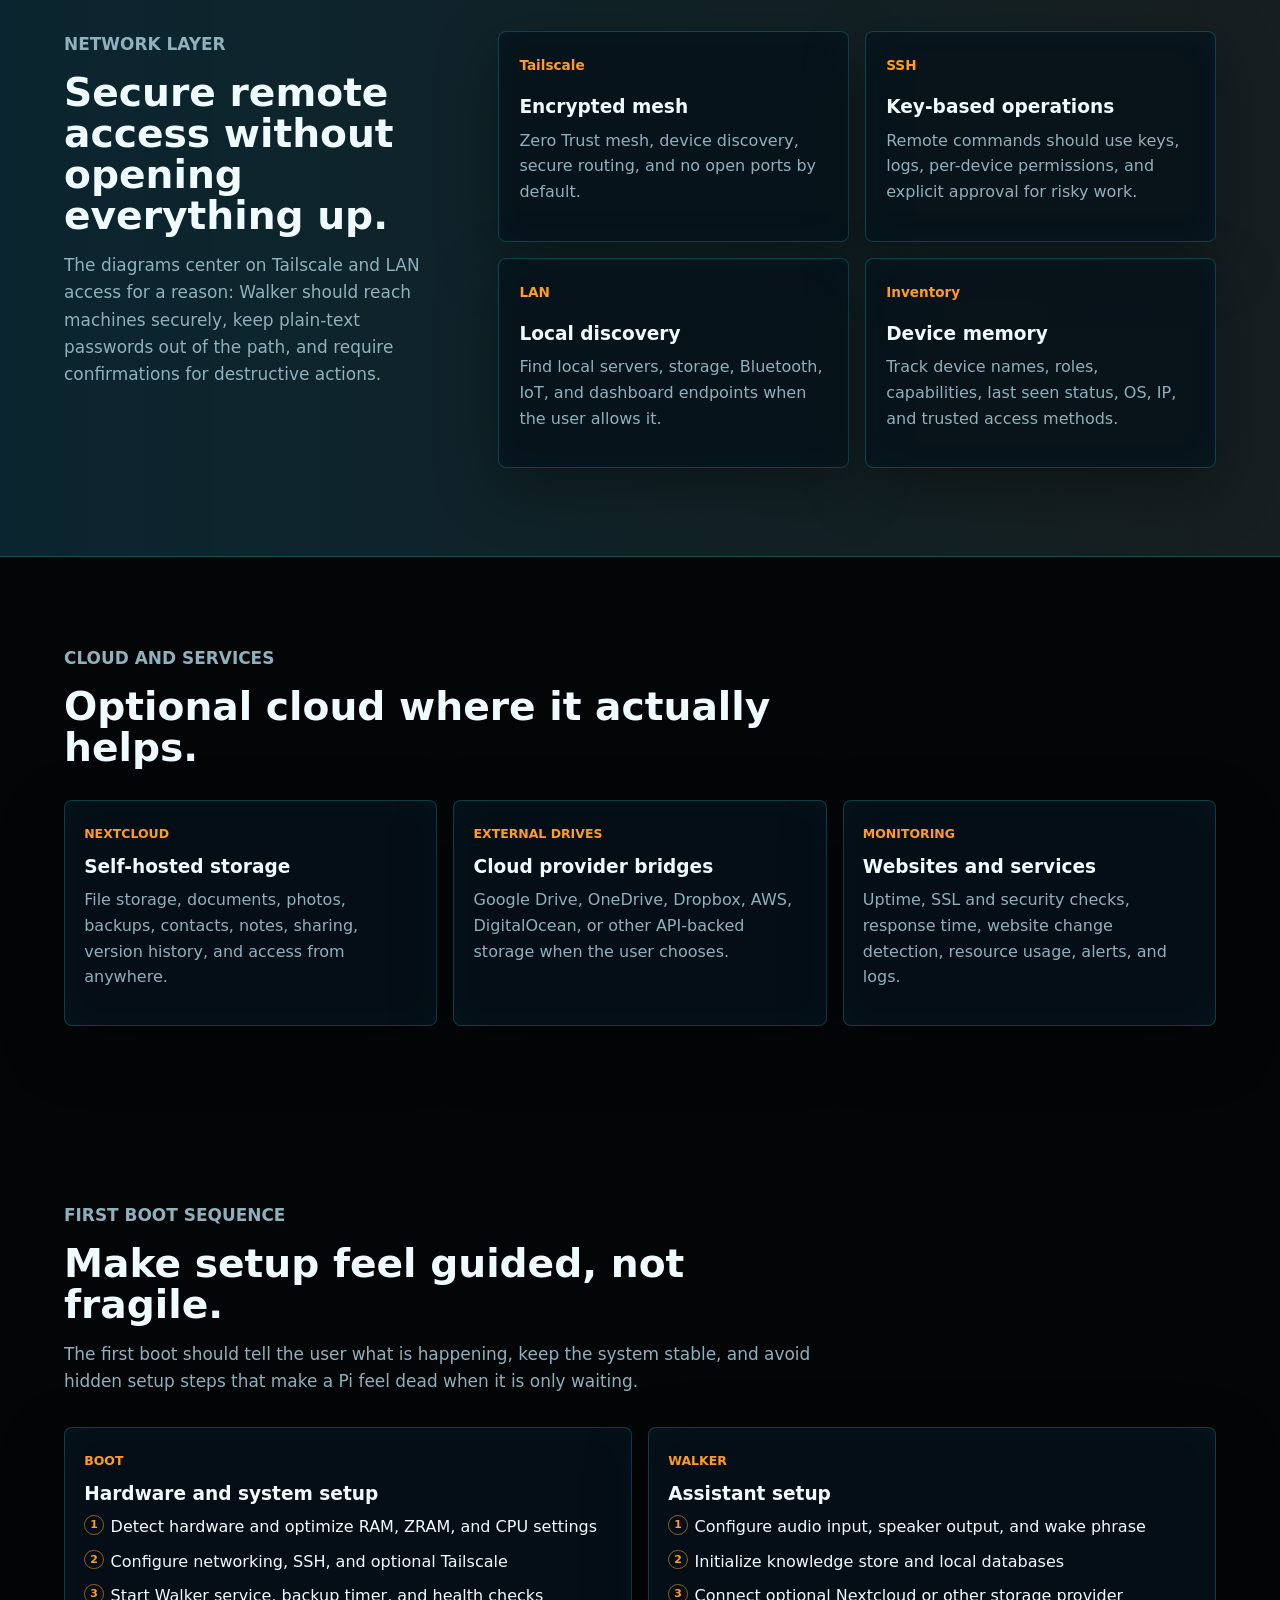
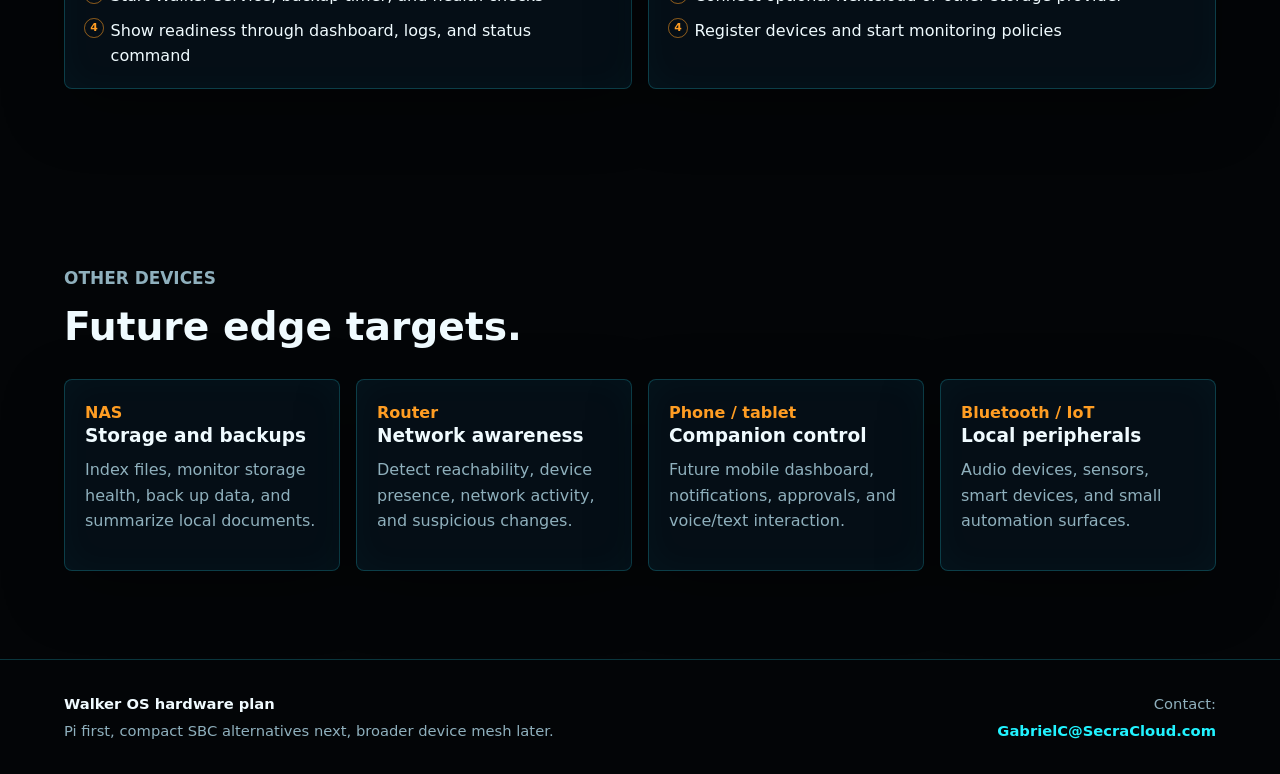
<file: hardware.html>
<!doctype html>
<html lang="en">
  <head>
    <meta charset="utf-8">
    <meta name="viewport" content="width=device-width, initial-scale=1">
    <title>Walker OS Hardware | Pi Hub and Device Mesh</title>
    <meta
      name="description"
      content="Walker OS hardware plan for Raspberry Pi, desktops, laptops, servers, Pi clusters, NAS, routers, phones, tablets, IoT, Tailscale, and cloud services."
    >
    <link rel="icon" type="image/svg+xml" href="./favicon.svg">
    <link rel="stylesheet" href="./styles.css">
  </head>
  <body>
    <a class="skip-link" href="#main">Skip to content</a>

    <header class="site-header" aria-label="Primary navigation">
      <a class="brand" href="./index.html" aria-label="Walker OS home">
        <img class="brand-icon" src="./assets/wos-icon-core.svg" alt="" aria-hidden="true">
        <span>Walker OS</span>
      </a>
      <nav class="nav-links" aria-label="Site pages">
        <a href="./index.html">Home</a>
        <a href="./system.html">System</a>
        <a href="./download.html">Download</a>
        <a href="./roadmap.html">Roadmap</a>
        <a class="is-current" href="./hardware.html">Hardware</a>
        <a href="./faq.html">FAQ</a>
      </nav>
      <a class="header-action" href="./index.html#contact">Contact</a>
    </header>

    <main id="main">
      <section class="page-hero section-band">
        <div>
          <p class="eyebrow">Pi hub and device mesh</p>
          <h1>Start small. Connect carefully.</h1>
          <p class="hero-text">
            Walker OS should begin as a Raspberry Pi hub, then monitor desktops, laptops, servers,
            storage, phones, tablets, IoT, Bluetooth devices, and future wearables through secure connections.
          </p>
        <div class="page-kicker">
            <span class="pill amber">Raspberry Pi first</span>
            <span class="pill">Tailscale mesh</span>
            <span class="pill">Orange / RK candidates</span>
            <span class="pill">Cloud backup</span>
            <span class="pill">Device inventory</span>
          </div>
        </div>
        <div class="diagram-card hardware-page-visual">
          <picture>
            <source srcset="./assets/walker-hardware-linux-desktop-transparent.webp" type="image/webp">
            <img src="./assets/walker-hardware-linux-desktop-transparent.png" alt="Same-footprint SBC boards beside a laptop running Linux-style Walker OS software">
          </picture>
        </div>
      </section>

      <section class="section">
        <div class="section-heading">
          <p class="eyebrow">Supported targets</p>
          <h2>Hardware support plan.</h2>
        </div>
        <div class="hardware-table" role="table" aria-label="Hardware support plan">
          <div role="row" class="table-row table-head">
            <span role="columnheader">Target</span>
            <span role="columnheader">Role</span>
            <span role="columnheader">Status</span>
          </div>
          <div role="row" class="table-row">
            <span role="cell">Raspberry Pi Zero 2 W</span>
            <span role="cell">Small always-on Walker hub</span>
            <span role="cell">First image target from prior build plan</span>
          </div>
          <div role="row" class="table-row">
            <span role="cell">Pi Zero-style SBC alternatives</span>
            <span role="cell">Same compact footprint, more RAM when available</span>
            <span role="cell">Orange Pi Zero-class and RK-class candidates for testing</span>
          </div>
          <div role="row" class="table-row">
            <span role="cell">Raspberry Pi 5</span>
            <span role="cell">More capable voice, dashboard, and local services hub</span>
            <span role="cell">Candidate primary builder kit</span>
          </div>
          <div role="row" class="table-row">
            <span role="cell">Main desktop</span>
            <span role="cell">Primary monitored workstation</span>
            <span role="cell">Telemetry, files, service status, command access</span>
          </div>
          <div role="row" class="table-row">
            <span role="cell">Laptop</span>
            <span role="cell">Travel device</span>
            <span role="cell">Offline cache, file access, remote wake later</span>
          </div>
          <div role="row" class="table-row">
            <span role="cell">Server / homelab</span>
            <span role="cell">Services, websites, storage, automation</span>
            <span role="cell">Monitoring, logs, process control, backup</span>
          </div>
          <div role="row" class="table-row">
            <span role="cell">Pi cluster node</span>
            <span role="cell">Distributed builder or local compute node</span>
            <span role="cell">Telemetry and degraded-state alerts</span>
          </div>
        </div>
      </section>

      <section class="section section-split">
        <div class="section-heading compact">
          <p class="eyebrow">Network layer</p>
          <h2>Secure remote access without opening everything up.</h2>
          <p>
            The diagrams center on Tailscale and LAN access for a reason: Walker should reach machines securely,
            keep plain-text passwords out of the path, and require confirmations for destructive actions.
          </p>
        </div>
        <div class="feature-grid">
          <article class="feature-card">
            <span class="feature-number">Tailscale</span>
            <h3>Encrypted mesh</h3>
            <p>Zero Trust mesh, device discovery, secure routing, and no open ports by default.</p>
          </article>
          <article class="feature-card">
            <span class="feature-number">SSH</span>
            <h3>Key-based operations</h3>
            <p>Remote commands should use keys, logs, per-device permissions, and explicit approval for risky work.</p>
          </article>
          <article class="feature-card">
            <span class="feature-number">LAN</span>
            <h3>Local discovery</h3>
            <p>Find local servers, storage, Bluetooth, IoT, and dashboard endpoints when the user allows it.</p>
          </article>
          <article class="feature-card">
            <span class="feature-number">Inventory</span>
            <h3>Device memory</h3>
            <p>Track device names, roles, capabilities, last seen status, OS, IP, and trusted access methods.</p>
          </article>
        </div>
      </section>

      <section class="section">
        <div class="section-heading">
          <p class="eyebrow">Cloud and services</p>
          <h2>Optional cloud where it actually helps.</h2>
        </div>
        <div class="three-column">
          <article class="data-card">
            <span class="meta">Nextcloud</span>
            <h3>Self-hosted storage</h3>
            <p>File storage, documents, photos, backups, contacts, notes, sharing, version history, and access from anywhere.</p>
          </article>
          <article class="data-card">
            <span class="meta">External drives</span>
            <h3>Cloud provider bridges</h3>
            <p>Google Drive, OneDrive, Dropbox, AWS, DigitalOcean, or other API-backed storage when the user chooses.</p>
          </article>
          <article class="data-card">
            <span class="meta">Monitoring</span>
            <h3>Websites and services</h3>
            <p>Uptime, SSL and security checks, response time, website change detection, resource usage, alerts, and logs.</p>
          </article>
        </div>
      </section>

      <section class="section">
        <div class="section-heading">
          <p class="eyebrow">First boot sequence</p>
          <h2>Make setup feel guided, not fragile.</h2>
          <p>
            The first boot should tell the user what is happening, keep the system stable,
            and avoid hidden setup steps that make a Pi feel dead when it is only waiting.
          </p>
        </div>
        <div class="phase-grid">
          <article class="phase-card">
            <span class="meta">Boot</span>
            <h3>Hardware and system setup</h3>
            <ol class="numbered-list">
              <li>Detect hardware and optimize RAM, ZRAM, and CPU settings</li>
              <li>Configure networking, SSH, and optional Tailscale</li>
              <li>Start Walker service, backup timer, and health checks</li>
              <li>Show readiness through dashboard, logs, and status command</li>
            </ol>
          </article>
          <article class="phase-card">
            <span class="meta">Walker</span>
            <h3>Assistant setup</h3>
            <ol class="numbered-list">
              <li>Configure audio input, speaker output, and wake phrase</li>
              <li>Initialize knowledge store and local databases</li>
              <li>Connect optional Nextcloud or other storage provider</li>
              <li>Register devices and start monitoring policies</li>
            </ol>
          </article>
        </div>
      </section>

      <section class="section">
        <div class="section-heading">
          <p class="eyebrow">Other devices</p>
          <h2>Future edge targets.</h2>
        </div>
        <div class="content-grid">
          <article class="hud-card">
            <strong>NAS</strong>
            <h3>Storage and backups</h3>
            <p>Index files, monitor storage health, back up data, and summarize local documents.</p>
          </article>
          <article class="hud-card">
            <strong>Router</strong>
            <h3>Network awareness</h3>
            <p>Detect reachability, device presence, network activity, and suspicious changes.</p>
          </article>
          <article class="hud-card">
            <strong>Phone / tablet</strong>
            <h3>Companion control</h3>
            <p>Future mobile dashboard, notifications, approvals, and voice/text interaction.</p>
          </article>
          <article class="hud-card">
            <strong>Bluetooth / IoT</strong>
            <h3>Local peripherals</h3>
            <p>Audio devices, sensors, smart devices, and small automation surfaces.</p>
          </article>
        </div>
      </section>
    </main>

    <footer class="site-footer" id="contact">
      <div>
        <span>Walker OS hardware plan</span>
        <span>Pi first, compact SBC alternatives next, broader device mesh later.</span>
      </div>
      <address>
        Contact:
        <a href="mailto:GabrielC@SecraCloud.com">GabrielC@SecraCloud.com</a>
      </address>
    </footer>

    <script src="./script.js"></script>
  </body>
</html>
</file>
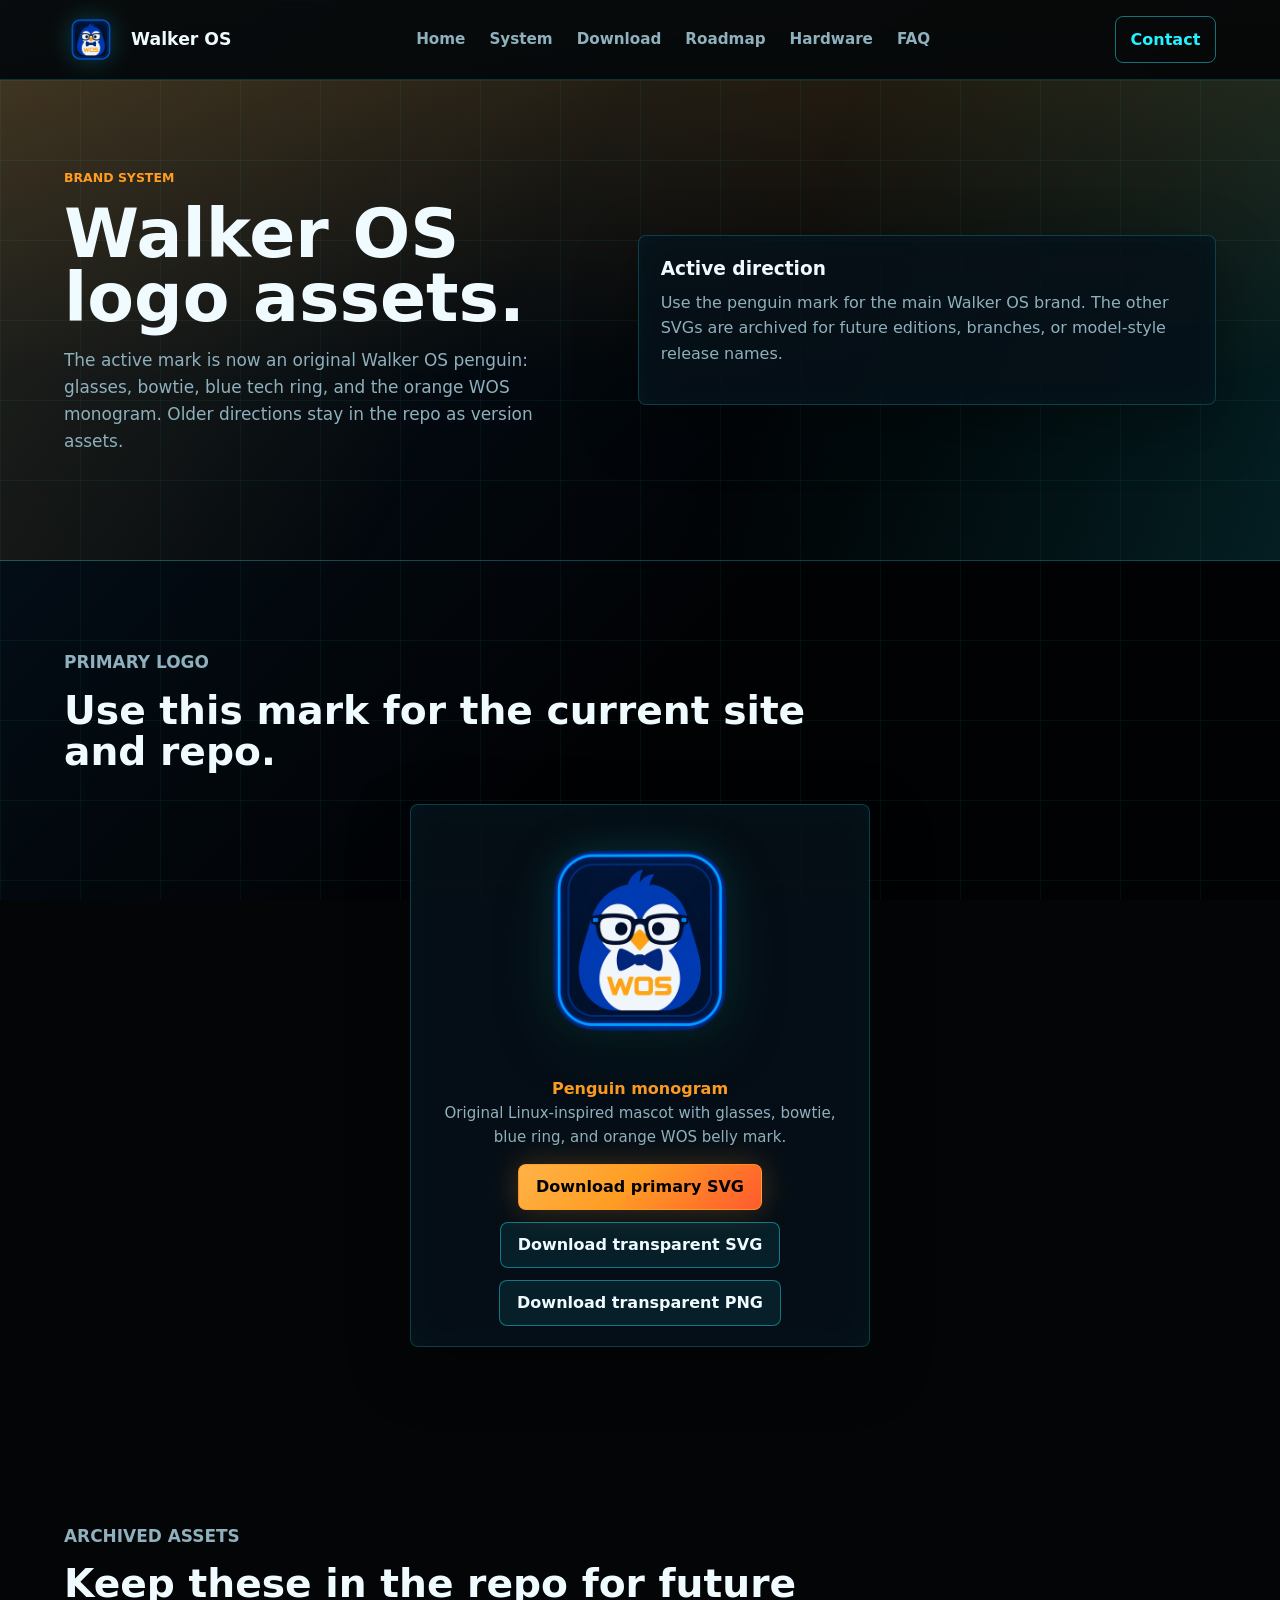
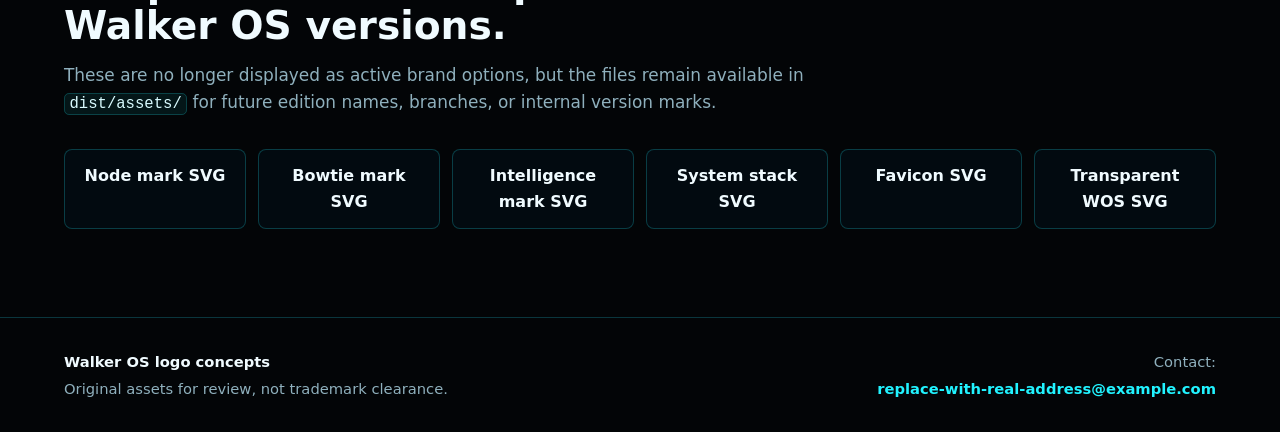
<file: logo-concepts.html>
<!doctype html>
<html lang="en">
  <head>
    <meta charset="utf-8">
    <meta name="viewport" content="width=device-width, initial-scale=1">
    <title>Walker OS Logo Concepts</title>
    <meta
      name="description"
      content="Walker OS logo assets with the active penguin mascot mark and archived SVG concepts for future Walker OS versions."
    >
    <link rel="icon" type="image/svg+xml" href="./favicon.svg">
    <link rel="stylesheet" href="./styles.css">
  </head>
  <body>
    <a class="skip-link" href="#main">Skip to content</a>

    <header class="site-header" aria-label="Primary navigation">
      <a class="brand" href="./index.html" aria-label="Walker OS home">
        <img class="brand-icon" src="./assets/wos-icon-core.svg" alt="" aria-hidden="true">
        <span>Walker OS</span>
      </a>
      <nav class="nav-links" aria-label="Site pages">
        <a href="./index.html">Home</a>
        <a href="./system.html">System</a>
        <a href="./download.html">Download</a>
        <a href="./roadmap.html">Roadmap</a>
        <a href="./hardware.html">Hardware</a>
        <a href="./faq.html">FAQ</a>
      </nav>
      <a class="header-action" href="./index.html#contact">Contact</a>
    </header>

    <main id="main">
      <section class="page-hero compact section-band">
        <div>
          <p class="eyebrow">Brand system</p>
          <h1>Walker OS logo assets.</h1>
          <p class="hero-text">
            The active mark is now an original Walker OS penguin: glasses, bowtie, blue tech ring,
            and the orange WOS monogram. Older directions stay in the repo as version assets.
          </p>
        </div>
        <div class="page-panel">
          <h3>Active direction</h3>
          <p>
            Use the penguin mark for the main Walker OS brand. The other SVGs are archived for future editions,
            branches, or model-style release names.
          </p>
        </div>
      </section>

      <section class="section">
        <div class="section-heading">
          <p class="eyebrow">Primary logo</p>
          <h2>Use this mark for the current site and repo.</h2>
        </div>
        <div class="logo-showcase single">
          <article class="hud-card logo-option featured-logo">
            <img src="./assets/wos-icon-core.svg" alt="Walker OS penguin mascot logo">
            <div>
              <strong>Penguin monogram</strong>
              <p>Original Linux-inspired mascot with glasses, bowtie, blue ring, and orange WOS belly mark.</p>
              <div class="logo-actions">
                <a class="button button-primary" href="./assets/wos-icon-core.svg" download>Download primary SVG</a>
                <a class="button button-secondary" href="./assets/WOS-logo-transparent.svg" download>Download transparent SVG</a>
                <a class="button button-secondary" href="./assets/WOS-logo-transparent.png" download>Download transparent PNG</a>
              </div>
            </div>
          </article>
        </div>
      </section>

      <section class="section">
        <div class="section-heading">
          <p class="eyebrow">Archived assets</p>
          <h2>Keep these in the repo for future Walker OS versions.</h2>
          <p>
            These are no longer displayed as active brand options, but the files remain available in
            <code>dist/assets/</code> for future edition names, branches, or internal version marks.
          </p>
        </div>
        <div class="asset-downloads" aria-label="Archived logo asset downloads">
          <a class="asset-link" href="./assets/wos-icon-cipher.svg" download>Node mark SVG</a>
          <a class="asset-link" href="./assets/wos-icon-bowtie.svg" download>Bowtie mark SVG</a>
          <a class="asset-link" href="./assets/wos-icon-owl.svg" download>Intelligence mark SVG</a>
          <a class="asset-link" href="./assets/walker-os-stack.svg" download>System stack SVG</a>
          <a class="asset-link" href="./favicon.svg" download>Favicon SVG</a>
          <a class="asset-link" href="./assets/WOS-logo-transparent.svg" download>Transparent WOS SVG</a>
        </div>
      </section>
    </main>

    <footer class="site-footer" id="contact">
      <div>
        <span>Walker OS logo concepts</span>
        <span>Original assets for review, not trademark clearance.</span>
      </div>
      <address>
        Contact:
        <a href="mailto:replace-with-real-address@example.com">replace-with-real-address@example.com</a>
      </address>
    </footer>
  </body>
</html>
</file>
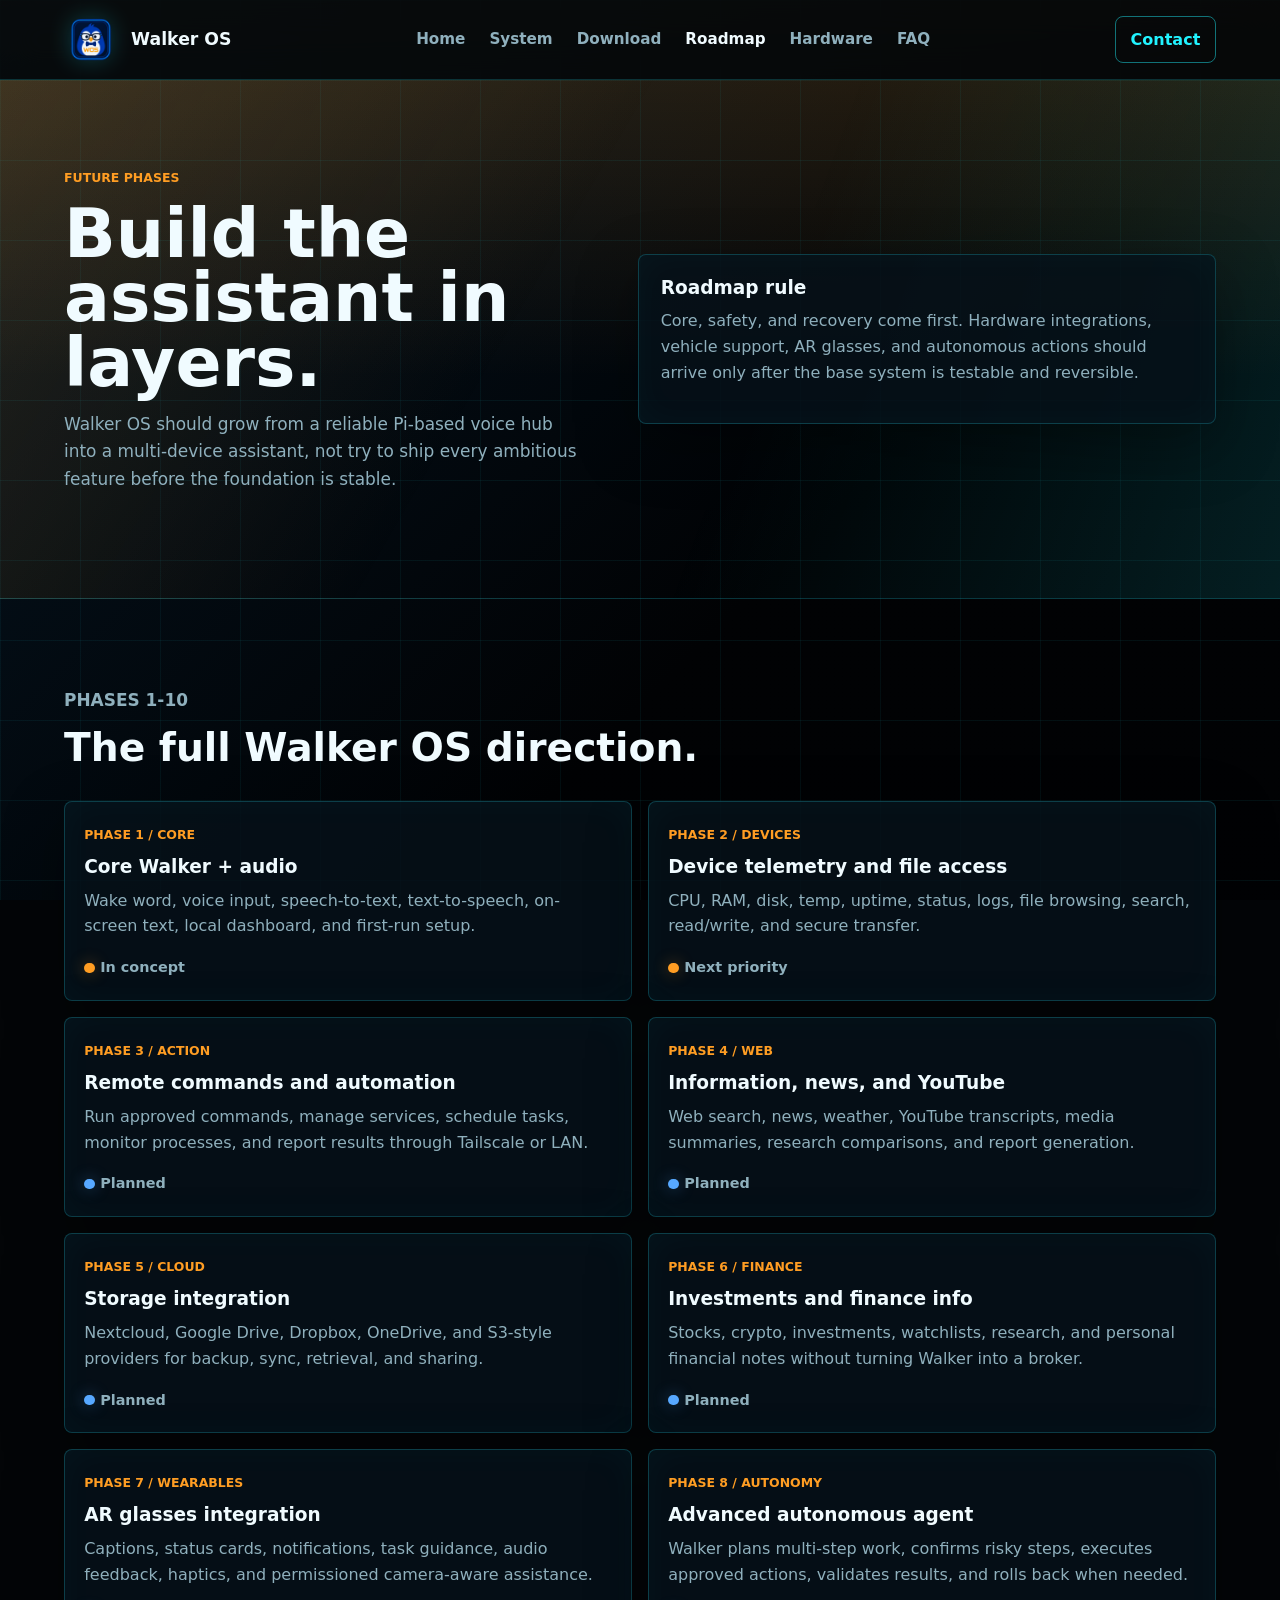
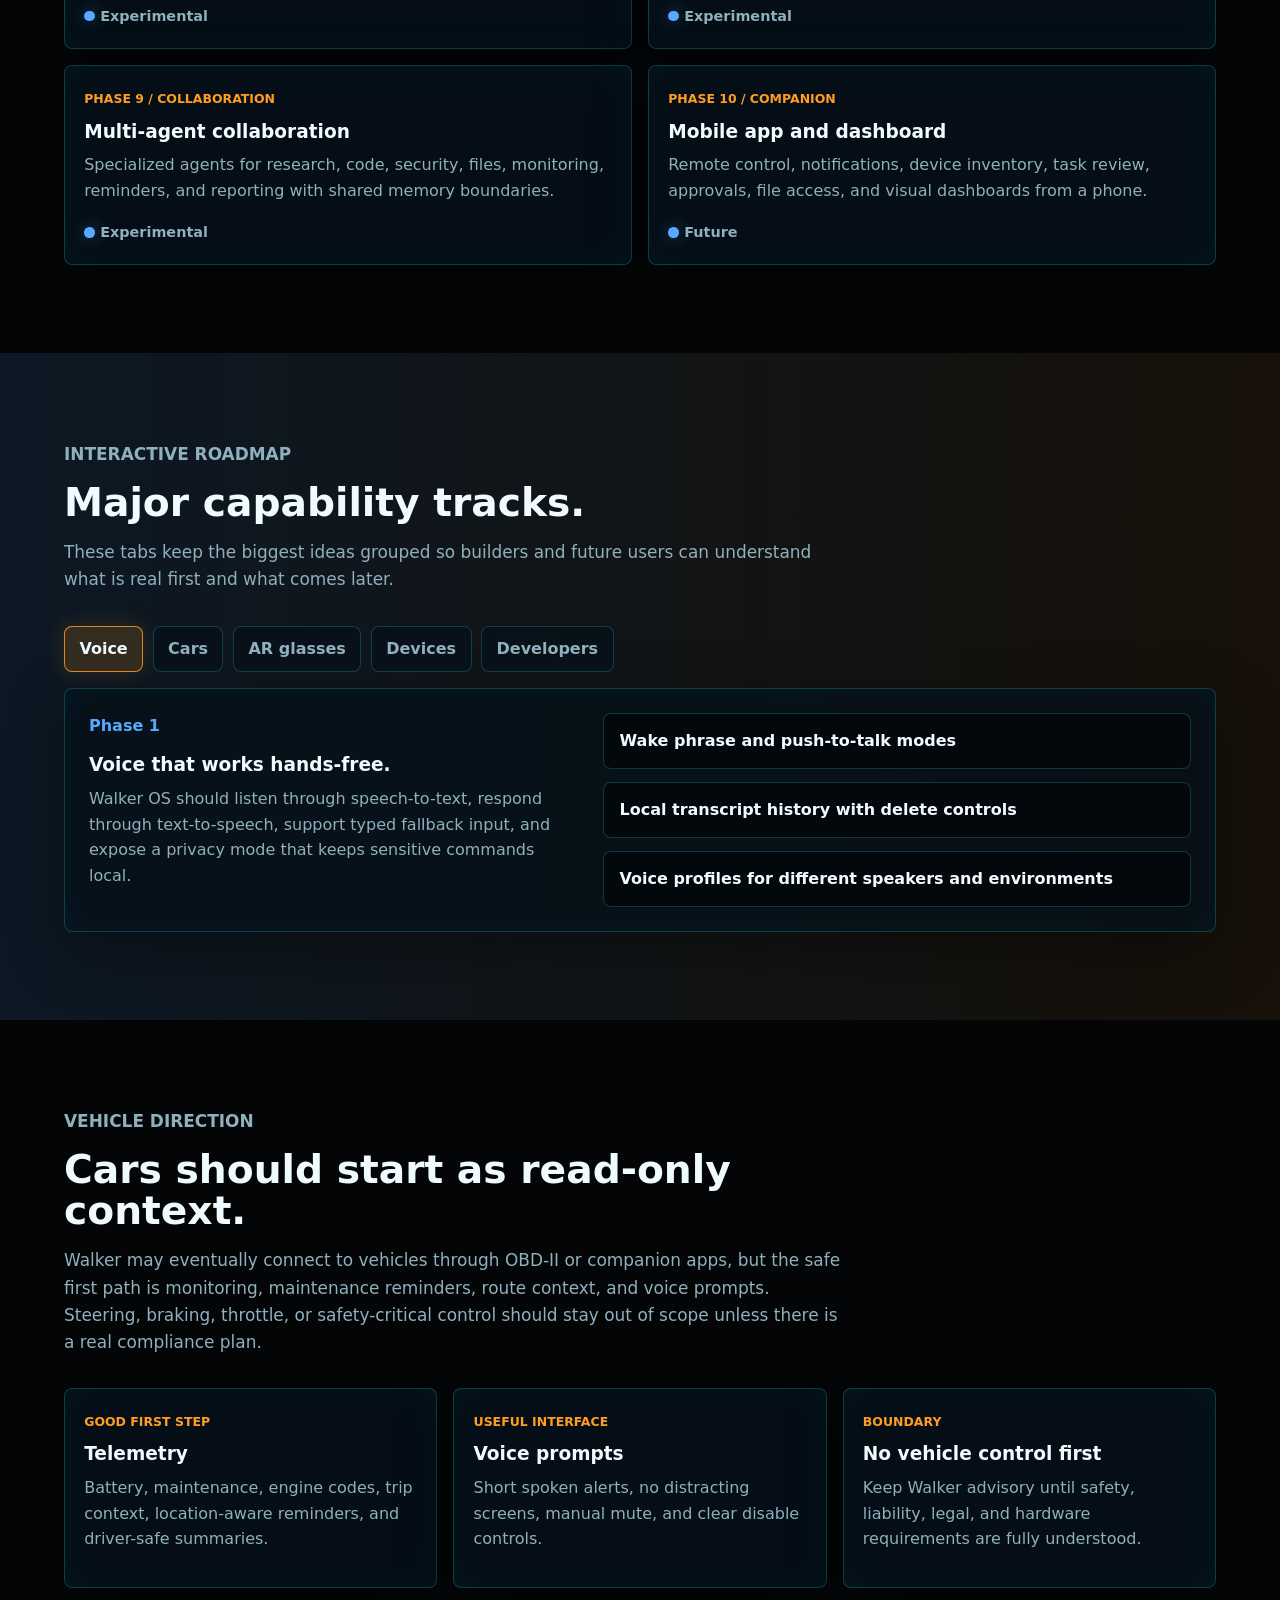
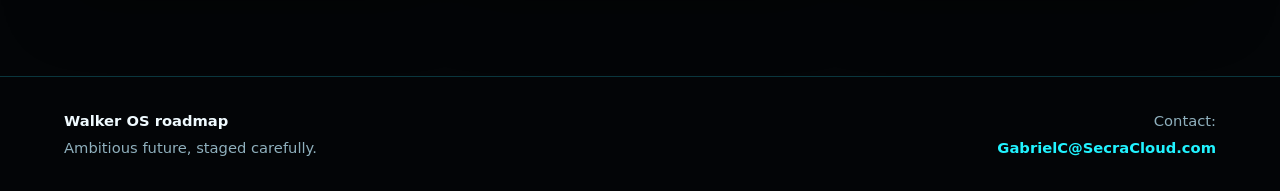
<file: roadmap.html>
<!doctype html>
<html lang="en">
  <head>
    <meta charset="utf-8">
    <meta name="viewport" content="width=device-width, initial-scale=1">
    <title>Walker OS Roadmap | Future Phases</title>
    <meta
      name="description"
      content="Walker OS roadmap for core audio, device telemetry, remote commands, web information, cloud storage, finance, wearables, autonomous agents, collaboration, and mobile dashboards."
    >
    <link rel="icon" type="image/svg+xml" href="./favicon.svg">
    <link rel="stylesheet" href="./styles.css">
  </head>
  <body>
    <a class="skip-link" href="#main">Skip to content</a>

    <header class="site-header" aria-label="Primary navigation">
      <a class="brand" href="./index.html" aria-label="Walker OS home">
        <img class="brand-icon" src="./assets/wos-icon-core.svg" alt="" aria-hidden="true">
        <span>Walker OS</span>
      </a>
      <nav class="nav-links" aria-label="Site pages">
        <a href="./index.html">Home</a>
        <a href="./system.html">System</a>
        <a href="./download.html">Download</a>
        <a class="is-current" href="./roadmap.html">Roadmap</a>
        <a href="./hardware.html">Hardware</a>
        <a href="./faq.html">FAQ</a>
      </nav>
      <a class="header-action" href="./index.html#contact">Contact</a>
    </header>

    <main id="main">
      <section class="page-hero compact section-band">
        <div>
          <p class="eyebrow">Future phases</p>
          <h1>Build the assistant in layers.</h1>
          <p class="hero-text">
            Walker OS should grow from a reliable Pi-based voice hub into a multi-device assistant,
            not try to ship every ambitious feature before the foundation is stable.
          </p>
        </div>
        <div class="page-panel">
          <h3>Roadmap rule</h3>
          <p>
            Core, safety, and recovery come first. Hardware integrations, vehicle support, AR glasses,
            and autonomous actions should arrive only after the base system is testable and reversible.
          </p>
        </div>
      </section>

      <section class="section">
        <div class="section-heading">
          <p class="eyebrow">Phases 1-10</p>
          <h2>The full Walker OS direction.</h2>
        </div>
        <div class="phase-grid">
          <article class="phase-card">
            <span class="meta">Phase 1 / core</span>
            <h3>Core Walker + audio</h3>
            <p>Wake word, voice input, speech-to-text, text-to-speech, on-screen text, local dashboard, and first-run setup.</p>
            <span class="status-dot warn">In concept</span>
          </article>
          <article class="phase-card">
            <span class="meta">Phase 2 / devices</span>
            <h3>Device telemetry and file access</h3>
            <p>CPU, RAM, disk, temp, uptime, status, logs, file browsing, search, read/write, and secure transfer.</p>
            <span class="status-dot warn">Next priority</span>
          </article>
          <article class="phase-card">
            <span class="meta">Phase 3 / action</span>
            <h3>Remote commands and automation</h3>
            <p>Run approved commands, manage services, schedule tasks, monitor processes, and report results through Tailscale or LAN.</p>
            <span class="status-dot future">Planned</span>
          </article>
          <article class="phase-card">
            <span class="meta">Phase 4 / web</span>
            <h3>Information, news, and YouTube</h3>
            <p>Web search, news, weather, YouTube transcripts, media summaries, research comparisons, and report generation.</p>
            <span class="status-dot future">Planned</span>
          </article>
          <article class="phase-card">
            <span class="meta">Phase 5 / cloud</span>
            <h3>Storage integration</h3>
            <p>Nextcloud, Google Drive, Dropbox, OneDrive, and S3-style providers for backup, sync, retrieval, and sharing.</p>
            <span class="status-dot future">Planned</span>
          </article>
          <article class="phase-card">
            <span class="meta">Phase 6 / finance</span>
            <h3>Investments and finance info</h3>
            <p>Stocks, crypto, investments, watchlists, research, and personal financial notes without turning Walker into a broker.</p>
            <span class="status-dot future">Planned</span>
          </article>
          <article class="phase-card">
            <span class="meta">Phase 7 / wearables</span>
            <h3>AR glasses integration</h3>
            <p>Captions, status cards, notifications, task guidance, audio feedback, haptics, and permissioned camera-aware assistance.</p>
            <span class="status-dot future">Experimental</span>
          </article>
          <article class="phase-card">
            <span class="meta">Phase 8 / autonomy</span>
            <h3>Advanced autonomous agent</h3>
            <p>Walker plans multi-step work, confirms risky steps, executes approved actions, validates results, and rolls back when needed.</p>
            <span class="status-dot future">Experimental</span>
          </article>
          <article class="phase-card">
            <span class="meta">Phase 9 / collaboration</span>
            <h3>Multi-agent collaboration</h3>
            <p>Specialized agents for research, code, security, files, monitoring, reminders, and reporting with shared memory boundaries.</p>
            <span class="status-dot future">Experimental</span>
          </article>
          <article class="phase-card">
            <span class="meta">Phase 10 / companion</span>
            <h3>Mobile app and dashboard</h3>
            <p>Remote control, notifications, device inventory, task review, approvals, file access, and visual dashboards from a phone.</p>
            <span class="status-dot future">Future</span>
          </article>
        </div>
      </section>

      <section class="section roadmap-section">
        <div class="section-heading">
          <p class="eyebrow">Interactive roadmap</p>
          <h2>Major capability tracks.</h2>
          <p>
            These tabs keep the biggest ideas grouped so builders and future users can understand what is real first and what comes later.
          </p>
        </div>
        <div class="roadmap-tabs" aria-label="Roadmap categories">
          <button class="tab-button is-active" type="button" data-tab="voice">Voice</button>
          <button class="tab-button" type="button" data-tab="cars">Cars</button>
          <button class="tab-button" type="button" data-tab="ar">AR glasses</button>
          <button class="tab-button" type="button" data-tab="home">Devices</button>
          <button class="tab-button" type="button" data-tab="dev">Developers</button>
        </div>
        <div class="roadmap-panel" id="roadmapPanel" tabindex="-1">
          <div class="roadmap-copy">
            <span id="roadmapStage">Phase 1</span>
            <h3 id="roadmapTitle">Voice that works hands-free.</h3>
            <p id="roadmapText">
              Walker OS should listen through speech-to-text, respond through text-to-speech,
              support typed fallback input, and expose a privacy mode that keeps sensitive commands local.
            </p>
          </div>
          <ul class="roadmap-list" id="roadmapList">
            <li>Wake phrase and push-to-talk modes</li>
            <li>Local transcript history with delete controls</li>
            <li>Voice profiles for different speakers and environments</li>
          </ul>
        </div>
      </section>

      <section class="section">
        <div class="section-heading">
          <p class="eyebrow">Vehicle direction</p>
          <h2>Cars should start as read-only context.</h2>
          <p>
            Walker may eventually connect to vehicles through OBD-II or companion apps, but the safe first path is monitoring,
            maintenance reminders, route context, and voice prompts. Steering, braking, throttle, or safety-critical control
            should stay out of scope unless there is a real compliance plan.
          </p>
        </div>
        <div class="three-column">
          <article class="data-card">
            <span class="meta">Good first step</span>
            <h3>Telemetry</h3>
            <p>Battery, maintenance, engine codes, trip context, location-aware reminders, and driver-safe summaries.</p>
          </article>
          <article class="data-card">
            <span class="meta">Useful interface</span>
            <h3>Voice prompts</h3>
            <p>Short spoken alerts, no distracting screens, manual mute, and clear disable controls.</p>
          </article>
          <article class="data-card">
            <span class="meta">Boundary</span>
            <h3>No vehicle control first</h3>
            <p>Keep Walker advisory until safety, liability, legal, and hardware requirements are fully understood.</p>
          </article>
        </div>
      </section>
    </main>

    <footer class="site-footer" id="contact">
      <div>
        <span>Walker OS roadmap</span>
        <span>Ambitious future, staged carefully.</span>
      </div>
      <address>
        Contact:
        <a href="mailto:GabrielC@SecraCloud.com">GabrielC@SecraCloud.com</a>
      </address>
    </footer>

    <script src="./script.js"></script>
  </body>
</html>
</file>
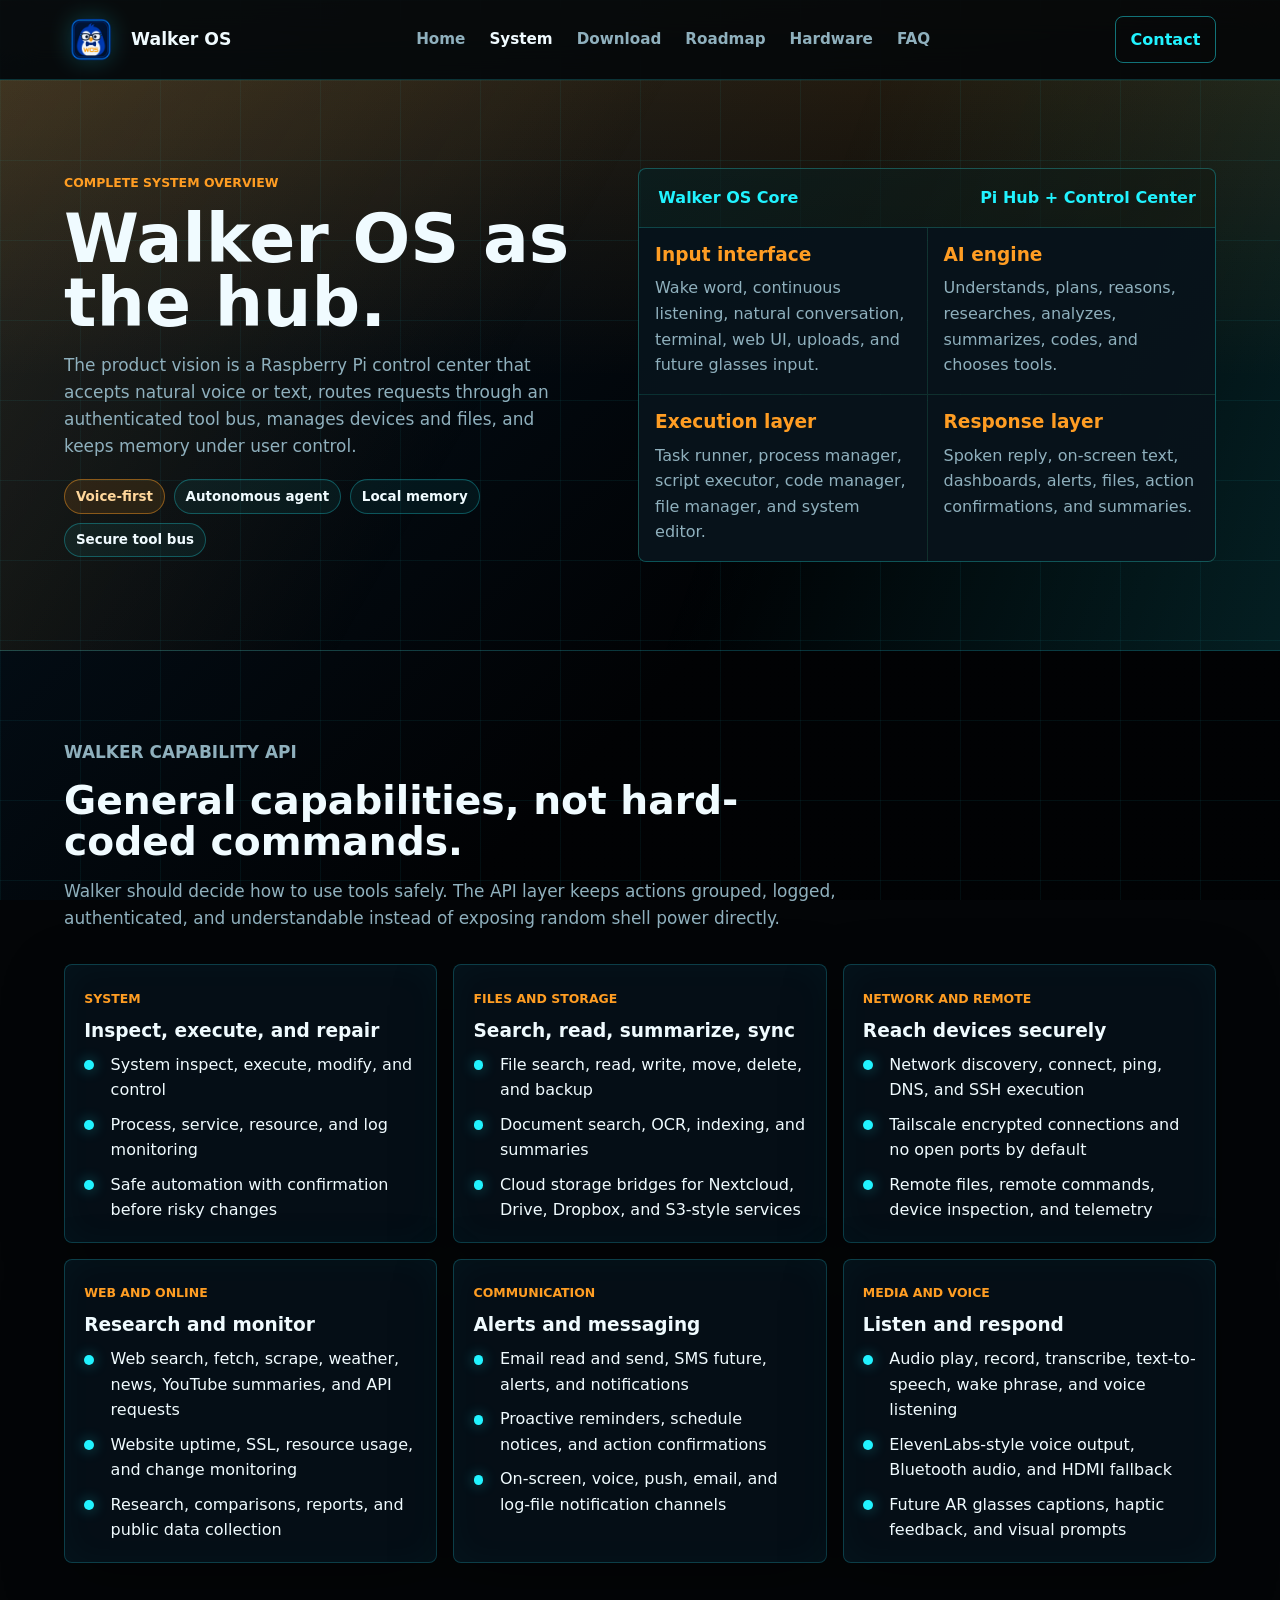
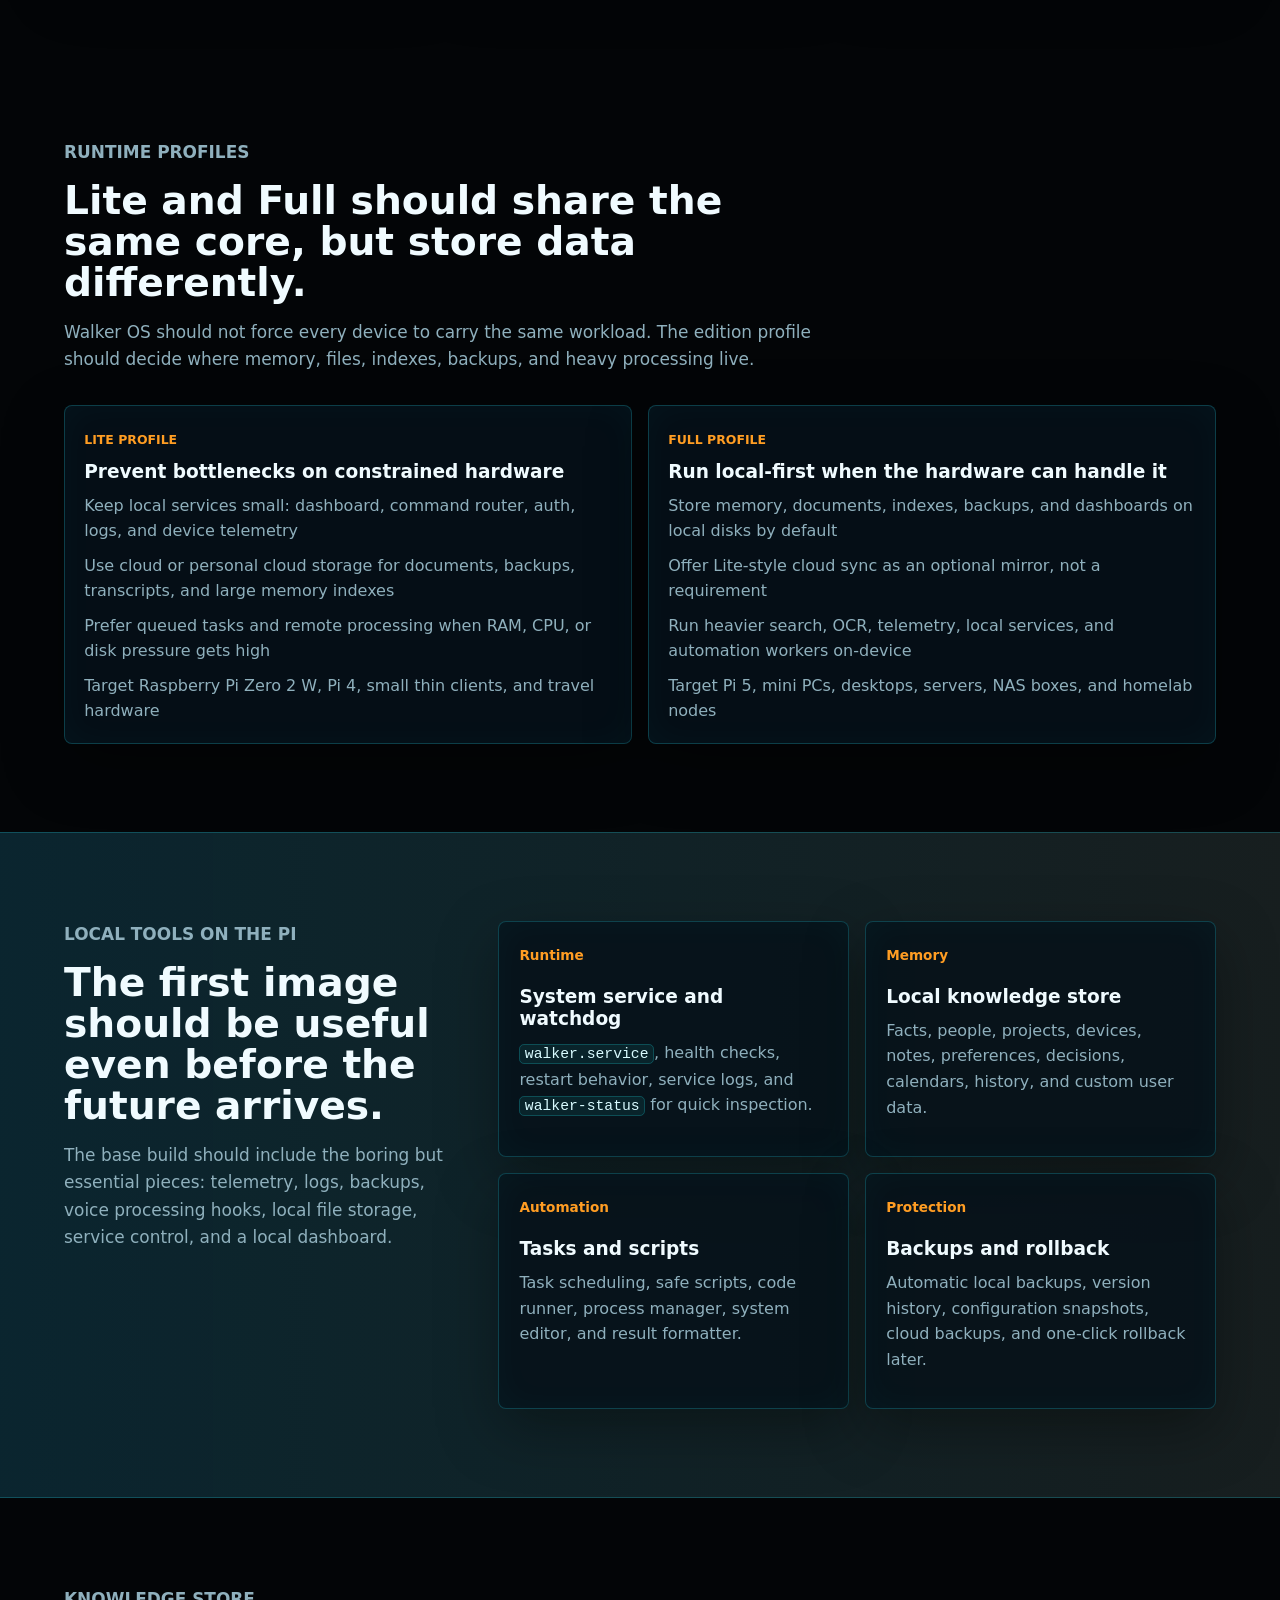
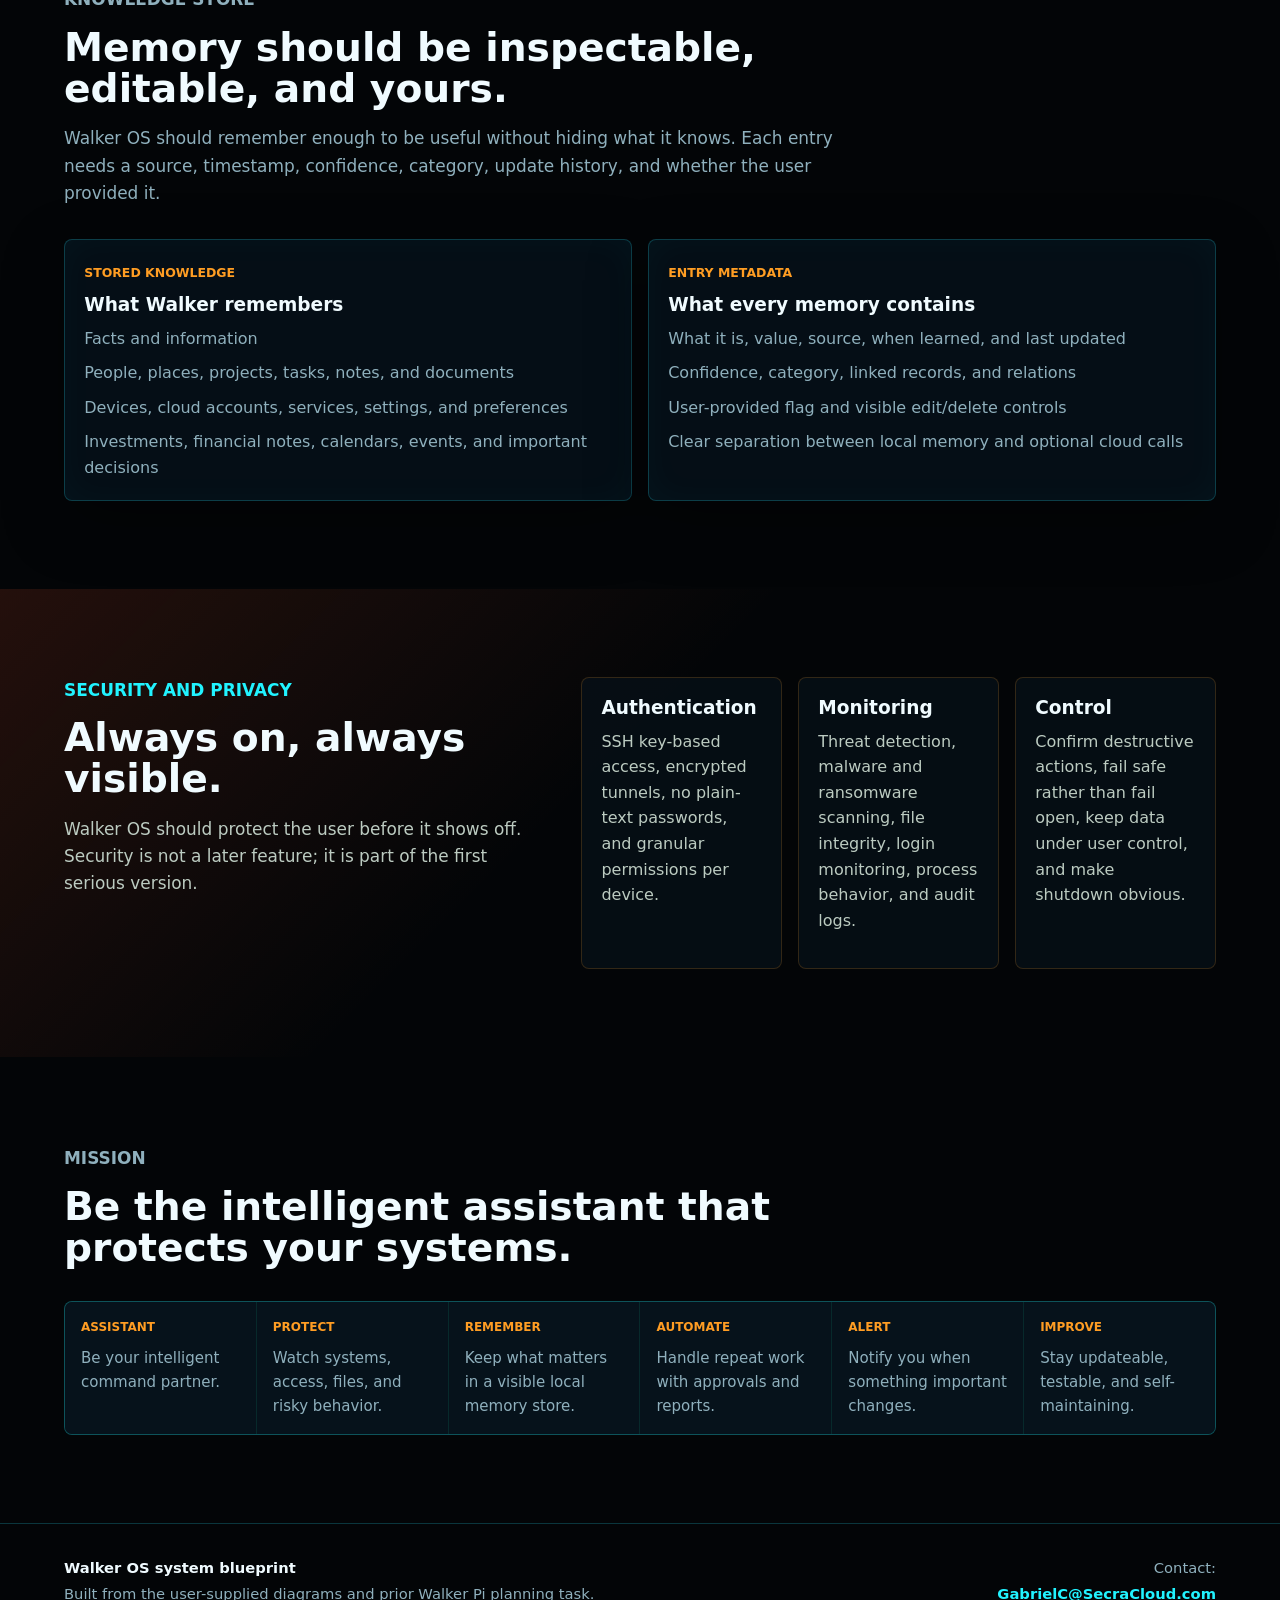
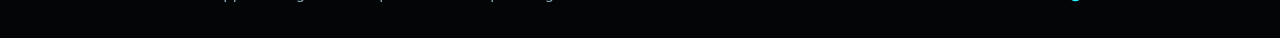
<file: system.html>
<!doctype html>
<html lang="en">
  <head>
    <meta charset="utf-8">
    <meta name="viewport" content="width=device-width, initial-scale=1">
    <title>Walker OS System | Control Center Blueprint</title>
    <meta
      name="description"
      content="Explore the Walker OS system blueprint: voice input, AI engine, secure tool bus, local tools, device telemetry, cloud services, knowledge store, backups, and security."
    >
    <link rel="icon" type="image/svg+xml" href="./favicon.svg">
    <link rel="stylesheet" href="./styles.css">
  </head>
  <body>
    <a class="skip-link" href="#main">Skip to content</a>

    <header class="site-header" aria-label="Primary navigation">
      <a class="brand" href="./index.html" aria-label="Walker OS home">
        <img class="brand-icon" src="./assets/wos-icon-core.svg" alt="" aria-hidden="true">
        <span>Walker OS</span>
      </a>
      <nav class="nav-links" aria-label="Site pages">
        <a href="./index.html">Home</a>
        <a class="is-current" href="./system.html">System</a>
        <a href="./download.html">Download</a>
        <a href="./roadmap.html">Roadmap</a>
        <a href="./hardware.html">Hardware</a>
        <a href="./faq.html">FAQ</a>
      </nav>
      <a class="header-action" href="./index.html#contact">Contact</a>
    </header>

    <main id="main">
      <section class="page-hero section-band">
        <div>
          <p class="eyebrow">Complete system overview</p>
          <h1>Walker OS as the hub.</h1>
          <p class="hero-text">
            The product vision is a Raspberry Pi control center that accepts natural voice or text,
            routes requests through an authenticated tool bus, manages devices and files, and keeps memory under user control.
          </p>
          <div class="page-kicker">
            <span class="pill amber">Voice-first</span>
            <span class="pill">Autonomous agent</span>
            <span class="pill">Local memory</span>
            <span class="pill">Secure tool bus</span>
          </div>
        </div>
        <div class="blueprint-shell" aria-label="Walker OS system map">
          <div class="blueprint-header">
            <span>Walker OS Core</span>
            <span>Pi Hub + Control Center</span>
          </div>
          <div class="blueprint-body">
            <div class="blueprint-node">
              <h3>Input interface</h3>
              <p>Wake word, continuous listening, natural conversation, terminal, web UI, uploads, and future glasses input.</p>
            </div>
            <div class="blueprint-node">
              <h3>AI engine</h3>
              <p>Understands, plans, reasons, researches, analyzes, summarizes, codes, and chooses tools.</p>
            </div>
            <div class="blueprint-node">
              <h3>Execution layer</h3>
              <p>Task runner, process manager, script executor, code manager, file manager, and system editor.</p>
            </div>
            <div class="blueprint-node">
              <h3>Response layer</h3>
              <p>Spoken reply, on-screen text, dashboards, alerts, files, action confirmations, and summaries.</p>
            </div>
          </div>
        </div>
      </section>

      <section class="section">
        <div class="section-heading">
          <p class="eyebrow">Walker capability API</p>
          <h2>General capabilities, not hard-coded commands.</h2>
          <p>
            Walker should decide how to use tools safely. The API layer keeps actions grouped, logged,
            authenticated, and understandable instead of exposing random shell power directly.
          </p>
        </div>
        <div class="capability-grid">
          <article class="capability-card">
            <span class="meta">System</span>
            <h3>Inspect, execute, and repair</h3>
            <ul class="signal-list">
              <li>System inspect, execute, modify, and control</li>
              <li>Process, service, resource, and log monitoring</li>
              <li>Safe automation with confirmation before risky changes</li>
            </ul>
          </article>
          <article class="capability-card">
            <span class="meta">Files and storage</span>
            <h3>Search, read, summarize, sync</h3>
            <ul class="signal-list">
              <li>File search, read, write, move, delete, and backup</li>
              <li>Document search, OCR, indexing, and summaries</li>
              <li>Cloud storage bridges for Nextcloud, Drive, Dropbox, and S3-style services</li>
            </ul>
          </article>
          <article class="capability-card">
            <span class="meta">Network and remote</span>
            <h3>Reach devices securely</h3>
            <ul class="signal-list">
              <li>Network discovery, connect, ping, DNS, and SSH execution</li>
              <li>Tailscale encrypted connections and no open ports by default</li>
              <li>Remote files, remote commands, device inspection, and telemetry</li>
            </ul>
          </article>
          <article class="capability-card">
            <span class="meta">Web and online</span>
            <h3>Research and monitor</h3>
            <ul class="signal-list">
              <li>Web search, fetch, scrape, weather, news, YouTube summaries, and API requests</li>
              <li>Website uptime, SSL, resource usage, and change monitoring</li>
              <li>Research, comparisons, reports, and public data collection</li>
            </ul>
          </article>
          <article class="capability-card">
            <span class="meta">Communication</span>
            <h3>Alerts and messaging</h3>
            <ul class="signal-list">
              <li>Email read and send, SMS future, alerts, and notifications</li>
              <li>Proactive reminders, schedule notices, and action confirmations</li>
              <li>On-screen, voice, push, email, and log-file notification channels</li>
            </ul>
          </article>
          <article class="capability-card">
            <span class="meta">Media and voice</span>
            <h3>Listen and respond</h3>
            <ul class="signal-list">
              <li>Audio play, record, transcribe, text-to-speech, wake phrase, and voice listening</li>
              <li>ElevenLabs-style voice output, Bluetooth audio, and HDMI fallback</li>
              <li>Future AR glasses captions, haptic feedback, and visual prompts</li>
            </ul>
          </article>
        </div>
      </section>

      <section class="section">
        <div class="section-heading">
          <p class="eyebrow">Runtime profiles</p>
          <h2>Lite and Full should share the same core, but store data differently.</h2>
          <p>
            Walker OS should not force every device to carry the same workload. The edition profile should decide
            where memory, files, indexes, backups, and heavy processing live.
          </p>
        </div>
        <div class="two-column">
          <article class="data-card">
            <span class="meta">Lite profile</span>
            <h3>Prevent bottlenecks on constrained hardware</h3>
            <ul class="plain-list">
              <li>Keep local services small: dashboard, command router, auth, logs, and device telemetry</li>
              <li>Use cloud or personal cloud storage for documents, backups, transcripts, and large memory indexes</li>
              <li>Prefer queued tasks and remote processing when RAM, CPU, or disk pressure gets high</li>
              <li>Target Raspberry Pi Zero 2 W, Pi 4, small thin clients, and travel hardware</li>
            </ul>
          </article>
          <article class="data-card">
            <span class="meta">Full profile</span>
            <h3>Run local-first when the hardware can handle it</h3>
            <ul class="plain-list">
              <li>Store memory, documents, indexes, backups, and dashboards on local disks by default</li>
              <li>Offer Lite-style cloud sync as an optional mirror, not a requirement</li>
              <li>Run heavier search, OCR, telemetry, local services, and automation workers on-device</li>
              <li>Target Pi 5, mini PCs, desktops, servers, NAS boxes, and homelab nodes</li>
            </ul>
          </article>
        </div>
      </section>

      <section class="section section-split">
        <div class="section-heading compact">
          <p class="eyebrow">Local tools on the Pi</p>
          <h2>The first image should be useful even before the future arrives.</h2>
          <p>
            The base build should include the boring but essential pieces: telemetry, logs, backups,
            voice processing hooks, local file storage, service control, and a local dashboard.
          </p>
        </div>
        <div class="feature-grid">
          <article class="feature-card">
            <span class="feature-number">Runtime</span>
            <h3>System service and watchdog</h3>
            <p><code>walker.service</code>, health checks, restart behavior, service logs, and <code>walker-status</code> for quick inspection.</p>
          </article>
          <article class="feature-card">
            <span class="feature-number">Memory</span>
            <h3>Local knowledge store</h3>
            <p>Facts, people, projects, devices, notes, preferences, decisions, calendars, history, and custom user data.</p>
          </article>
          <article class="feature-card">
            <span class="feature-number">Automation</span>
            <h3>Tasks and scripts</h3>
            <p>Task scheduling, safe scripts, code runner, process manager, system editor, and result formatter.</p>
          </article>
          <article class="feature-card">
            <span class="feature-number">Protection</span>
            <h3>Backups and rollback</h3>
            <p>Automatic local backups, version history, configuration snapshots, cloud backups, and one-click rollback later.</p>
          </article>
        </div>
      </section>

      <section class="section">
        <div class="section-heading">
          <p class="eyebrow">Knowledge store</p>
          <h2>Memory should be inspectable, editable, and yours.</h2>
          <p>
            Walker OS should remember enough to be useful without hiding what it knows. Each entry needs a source,
            timestamp, confidence, category, update history, and whether the user provided it.
          </p>
        </div>
        <div class="two-column">
          <article class="data-card">
            <span class="meta">Stored knowledge</span>
            <h3>What Walker remembers</h3>
            <ul class="plain-list">
              <li>Facts and information</li>
              <li>People, places, projects, tasks, notes, and documents</li>
              <li>Devices, cloud accounts, services, settings, and preferences</li>
              <li>Investments, financial notes, calendars, events, and important decisions</li>
            </ul>
          </article>
          <article class="data-card">
            <span class="meta">Entry metadata</span>
            <h3>What every memory contains</h3>
            <ul class="plain-list">
              <li>What it is, value, source, when learned, and last updated</li>
              <li>Confidence, category, linked records, and relations</li>
              <li>User-provided flag and visible edit/delete controls</li>
              <li>Clear separation between local memory and optional cloud calls</li>
            </ul>
          </article>
        </div>
      </section>

      <section class="section safety-section">
        <div class="safety-copy">
          <p class="eyebrow">Security and privacy</p>
          <h2>Always on, always visible.</h2>
          <p>
            Walker OS should protect the user before it shows off. Security is not a later feature;
            it is part of the first serious version.
          </p>
        </div>
        <div class="safety-grid">
          <article>
            <h3>Authentication</h3>
            <p>SSH key-based access, encrypted tunnels, no plain-text passwords, and granular permissions per device.</p>
          </article>
          <article>
            <h3>Monitoring</h3>
            <p>Threat detection, malware and ransomware scanning, file integrity, login monitoring, process behavior, and audit logs.</p>
          </article>
          <article>
            <h3>Control</h3>
            <p>Confirm destructive actions, fail safe rather than fail open, keep data under user control, and make shutdown obvious.</p>
          </article>
        </div>
      </section>

      <section class="section">
        <div class="section-heading">
          <p class="eyebrow">Mission</p>
          <h2>Be the intelligent assistant that protects your systems.</h2>
        </div>
        <div class="workflow-strip" aria-label="Walker mission">
          <div class="workflow-step"><span>Assistant</span><p>Be your intelligent command partner.</p></div>
          <div class="workflow-step"><span>Protect</span><p>Watch systems, access, files, and risky behavior.</p></div>
          <div class="workflow-step"><span>Remember</span><p>Keep what matters in a visible local memory store.</p></div>
          <div class="workflow-step"><span>Automate</span><p>Handle repeat work with approvals and reports.</p></div>
          <div class="workflow-step"><span>Alert</span><p>Notify you when something important changes.</p></div>
          <div class="workflow-step"><span>Improve</span><p>Stay updateable, testable, and self-maintaining.</p></div>
        </div>
      </section>
    </main>

    <footer class="site-footer" id="contact">
      <div>
        <span>Walker OS system blueprint</span>
        <span>Built from the user-supplied diagrams and prior Walker Pi planning task.</span>
      </div>
      <address>
        Contact:
        <a href="mailto:GabrielC@SecraCloud.com">GabrielC@SecraCloud.com</a>
      </address>
    </footer>

    <script src="./script.js"></script>
  </body>
</html>
</file>
<file: styles.css>
:root {
  --ink: #f0fbff;
  --muted: #8fb0bd;
  --paper: #030507;
  --panel: #07111a;
  --panel-strong: #0b1b25;
  --line: rgba(37, 232, 255, 0.22);
  --forest: #18e6f3;
  --mint: #21f3ff;
  --amber: #ff9d23;
  --coral: #ff5a2e;
  --blue: #57a8ff;
  --void: #010204;
  --shadow: 0 24px 90px rgba(0, 0, 0, 0.55);
  --radius: 8px;
  color-scheme: dark;
}

* {
  box-sizing: border-box;
}

html {
  scroll-behavior: smooth;
}

body {
  margin: 0;
  background: var(--paper);
  color: var(--ink);
  font-family:
    Inter, ui-sans-serif, system-ui, -apple-system, BlinkMacSystemFont, "Segoe UI",
    sans-serif;
  font-size: 16px;
  line-height: 1.6;
}

body::before {
  content: "";
  position: fixed;
  inset: 0;
  z-index: 0;
  pointer-events: none;
  background-image:
    linear-gradient(rgba(33, 243, 255, 0.06) 1px, transparent 1px),
    linear-gradient(90deg, rgba(33, 243, 255, 0.05) 1px, transparent 1px),
    linear-gradient(180deg, rgba(255, 157, 35, 0.16), transparent 42%),
    linear-gradient(135deg, rgba(5, 23, 37, 0.92), rgba(1, 2, 4, 0.98) 62%);
  background-size: 80px 80px, 80px 80px, auto, auto;
}

.site-header,
main,
.site-footer {
  position: relative;
  z-index: 1;
}

img {
  display: block;
  max-width: 100%;
}

a {
  color: inherit;
  text-decoration: none;
}

button,
input {
  font: inherit;
}

code {
  border: 1px solid rgba(33, 243, 255, 0.2);
  border-radius: 5px;
  padding: 0.08rem 0.28rem;
  background: rgba(33, 243, 255, 0.07);
  color: #d9fbff;
  font-family: "SFMono-Regular", Consolas, "Liberation Mono", monospace;
  font-size: 0.92em;
}

.skip-link {
  position: absolute;
  left: 1rem;
  top: -4rem;
  z-index: 10;
  background: var(--amber);
  color: var(--void);
  padding: 0.7rem 1rem;
  border-radius: var(--radius);
}

.skip-link:focus {
  top: 1rem;
}

.site-header {
  position: sticky;
  top: 0;
  z-index: 5;
  display: flex;
  align-items: center;
  justify-content: space-between;
  gap: 1rem;
  min-height: 80px;
  padding: 0 5vw;
  border-bottom: 1px solid rgba(33, 243, 255, 0.18);
  background: rgba(1, 5, 9, 0.82);
  backdrop-filter: blur(18px);
}

.brand,
.nav-links,
.hero-actions,
.form-row {
  display: flex;
  align-items: center;
}

.brand {
  gap: 0.82rem;
  font-size: 1.08rem;
  font-weight: 800;
}

.brand-icon {
  display: block;
  width: 54px;
  height: 54px;
  object-fit: contain;
  filter: drop-shadow(0 0 12px rgba(33, 243, 255, 0.22));
}

.logo-showcase {
  display: grid;
  grid-template-columns: repeat(4, minmax(0, 1fr));
  gap: 1rem;
}

.logo-showcase.single {
  grid-template-columns: minmax(0, 1fr);
  max-width: 460px;
  margin-inline: auto;
}

.logo-option {
  display: grid;
  gap: 0.9rem;
  justify-items: center;
  padding: 1.2rem;
  text-align: center;
  background:
    radial-gradient(circle at 50% 0%, rgba(36, 244, 255, 0.12), transparent 42%),
    linear-gradient(145deg, rgba(4, 13, 22, 0.92), rgba(3, 6, 10, 0.82));
}

.logo-option img {
  width: min(100%, 126px);
  aspect-ratio: 1;
  object-fit: contain;
  border-radius: 28px;
  filter: drop-shadow(0 18px 28px rgba(0, 0, 0, 0.42)) drop-shadow(0 0 18px rgba(36, 244, 255, 0.16));
}

.featured-logo img {
  width: min(100%, 236px);
}

.featured-logo .button {
  margin-top: 0.85rem;
}

.logo-actions {
  display: flex;
  flex-wrap: wrap;
  justify-content: center;
  gap: 0.75rem;
  margin-top: 0.9rem;
}

.logo-actions .button {
  margin-top: 0;
}

.logo-option strong {
  display: block;
}

.logo-option p {
  margin-bottom: 0;
  color: var(--muted);
  font-size: 0.94rem;
}

.asset-downloads {
  display: grid;
  grid-template-columns: repeat(auto-fit, minmax(160px, 1fr));
  gap: 0.75rem;
}

.asset-link {
  border: 1px solid rgba(33, 243, 255, 0.22);
  border-radius: 8px;
  padding: 0.85rem;
  color: var(--text);
  background: rgba(3, 12, 20, 0.78);
  font-weight: 800;
  text-align: center;
  transition: border-color 160ms ease, color 160ms ease, transform 160ms ease;
}

.asset-link:hover {
  border-color: rgba(255, 157, 35, 0.58);
  color: var(--amber);
  transform: translateY(-2px);
}

.nav-links {
  gap: 1.5rem;
  color: var(--muted);
  font-size: 0.95rem;
  font-weight: 700;
}

.nav-links a,
.header-action {
  transition: color 160ms ease, border-color 160ms ease, background 160ms ease;
}

.nav-links a:hover {
  color: var(--ink);
}

.nav-links a.is-current {
  color: var(--ink);
}

.header-action {
  border: 1px solid rgba(33, 243, 255, 0.45);
  border-radius: var(--radius);
  color: var(--mint);
  padding: 0.62rem 0.92rem;
  font-weight: 800;
}

.header-action:hover {
  background: rgba(33, 243, 255, 0.12);
  color: var(--ink);
}

.section,
.section-band {
  padding: 5.5rem 5vw;
}

.hero {
  display: grid;
  grid-template-columns: minmax(0, 0.95fr) minmax(360px, 1.05fr);
  gap: 4vw;
  align-items: center;
  min-height: calc(100vh - 72px);
  border-bottom: 1px solid var(--line);
  background:
    linear-gradient(110deg, rgba(255, 157, 35, 0.16), transparent 40%),
    linear-gradient(290deg, rgba(33, 243, 255, 0.14), transparent 38%);
}

.eyebrow {
  margin: 0 0 0.85rem;
  color: var(--amber);
  font-size: 0.78rem;
  font-weight: 900;
  text-transform: uppercase;
}

h1,
h2,
h3,
p {
  margin-top: 0;
}

h1 {
  margin-bottom: 1rem;
  font-size: 4.25rem;
  line-height: 0.95;
}

h2 {
  margin-bottom: 1rem;
  font-size: 2.45rem;
  line-height: 1.05;
}

h3 {
  margin-bottom: 0.6rem;
  font-size: 1.16rem;
  line-height: 1.2;
}

.hero-text,
.section-heading p,
.safety-copy p,
.faq-list p {
  color: var(--muted);
  font-size: 1.06rem;
}

.hero-text {
  max-width: 700px;
}

.hero-actions {
  flex-wrap: wrap;
  gap: 0.85rem;
  margin: 2rem 0;
}

.button {
  display: inline-flex;
  align-items: center;
  justify-content: center;
  min-height: 46px;
  border: 1px solid transparent;
  border-radius: var(--radius);
  padding: 0.78rem 1.05rem;
  cursor: pointer;
  font-weight: 850;
  line-height: 1;
}

.button-primary {
  border-color: rgba(255, 157, 35, 0.7);
  background: linear-gradient(135deg, #ffb347, var(--amber) 45%, #ff5a2e);
  color: var(--void);
  box-shadow: 0 0 30px rgba(255, 157, 35, 0.25);
}

.button-primary:hover {
  background: linear-gradient(135deg, #ffd18a, #ffa332 45%, #ff7048);
}

.button-secondary {
  border-color: rgba(33, 243, 255, 0.42);
  background: rgba(33, 243, 255, 0.08);
  color: var(--ink);
}

.button-secondary:hover {
  border-color: var(--mint);
  background: rgba(33, 243, 255, 0.14);
}

.hero-stats {
  display: grid;
  grid-template-columns: repeat(3, minmax(0, 1fr));
  max-width: 720px;
  margin: 0;
  border: 1px solid var(--line);
  border-radius: var(--radius);
  background: rgba(7, 17, 26, 0.76);
  box-shadow: inset 0 0 36px rgba(33, 243, 255, 0.04);
}

.hero-stats div {
  padding: 1rem;
}

.hero-stats div + div {
  border-left: 1px solid var(--line);
}

.hero-stats dt {
  color: var(--muted);
  font-size: 0.78rem;
  font-weight: 800;
}

.hero-stats dd {
  margin: 0.2rem 0 0;
  font-weight: 850;
}

.hardware-hero {
  position: relative;
  isolation: isolate;
  min-height: 0;
  display: grid;
  align-content: center;
  place-items: center;
  gap: 0.85rem;
  overflow: visible;
}

.hardware-hero::before {
  content: "";
  position: absolute;
  inset: 8% 2% 0;
  z-index: -1;
  border: 1px solid rgba(33, 243, 255, 0.18);
  border-radius: 8px;
  background:
    linear-gradient(rgba(33, 243, 255, 0.08) 1px, transparent 1px),
    linear-gradient(90deg, rgba(33, 243, 255, 0.06) 1px, transparent 1px),
    radial-gradient(circle at 72% 20%, rgba(255, 157, 35, 0.2), transparent 32%),
    rgba(1, 5, 9, 0.18);
  background-size: 42px 42px, 42px 42px, auto, auto;
  transform: perspective(900px) rotateX(58deg) translateY(80px);
  transform-origin: bottom;
}

.hardware-showcase {
  position: relative;
  z-index: 1;
  width: min(100%, 760px);
  max-width: 760px;
  margin: 0;
  border: 1px solid rgba(33, 243, 255, 0.3);
  border-radius: 8px;
  padding: 0.65rem;
  background:
    linear-gradient(135deg, rgba(33, 243, 255, 0.12), rgba(255, 157, 35, 0.08)),
    rgba(2, 8, 14, 0.82);
  box-shadow: 0 24px 70px rgba(0, 0, 0, 0.44), inset 0 0 38px rgba(33, 243, 255, 0.05);
  filter:
    drop-shadow(0 34px 60px rgba(0, 0, 0, 0.5))
    drop-shadow(0 0 34px rgba(33, 243, 255, 0.14));
}

.hardware-hero img {
  display: block;
  width: 100%;
  height: auto;
  border: 0;
  border-radius: 6px;
  box-shadow: none;
}

.hardware-tags {
  display: flex;
  flex-wrap: wrap;
  justify-content: center;
  gap: 0.65rem;
  width: min(100%, 760px);
}

.hardware-tag {
  display: inline-flex;
  align-items: center;
  gap: 0.48rem;
  border: 1px solid rgba(33, 243, 255, 0.34);
  border-radius: 8px;
  padding: 0.56rem 0.72rem;
  background: rgba(1, 8, 14, 0.78);
  box-shadow: 0 12px 28px rgba(0, 0, 0, 0.24), 0 0 18px rgba(33, 243, 255, 0.1);
  color: var(--ink);
  font-size: 0.78rem;
  font-weight: 900;
  line-height: 1.25;
  text-transform: uppercase;
}

.hardware-tag::before {
  content: "";
  display: inline-block;
  flex: 0 0 auto;
  width: 0.58rem;
  height: 0.58rem;
  border-radius: 50%;
  background: var(--amber);
  box-shadow: 0 0 14px rgba(255, 157, 35, 0.5);
}

@keyframes hardware-drift {
  0%,
  100% {
    transform: translate3d(0, calc(var(--base-float) + var(--scroll-float) - 8px), 0);
  }

  50% {
    transform: translate3d(0, calc(var(--base-float) + var(--scroll-float) + 8px), 0);
  }
}

.ai-runtime-showcase {
  border-block: 1px solid var(--line);
  background:
    radial-gradient(circle at 16% 22%, rgba(255, 157, 35, 0.13), transparent 30%),
    linear-gradient(110deg, rgba(33, 243, 255, 0.08), rgba(255, 157, 35, 0.05)),
    rgba(3, 8, 13, 0.86);
}

.runtime-grid {
  display: grid;
  grid-template-columns: minmax(0, 1.02fr) minmax(320px, 0.98fr);
  gap: 1rem;
  align-items: stretch;
}

.model-stack,
.voice-demo-card {
  border: 1px solid var(--line);
  border-radius: var(--radius);
  background:
    linear-gradient(145deg, rgba(33, 243, 255, 0.07), rgba(255, 157, 35, 0.05)),
    rgba(7, 17, 26, 0.88);
  box-shadow: 0 22px 70px rgba(0, 0, 0, 0.34), inset 0 0 40px rgba(33, 243, 255, 0.035);
}

.model-stack {
  display: grid;
  gap: 1px;
  overflow: hidden;
  background-color: rgba(33, 243, 255, 0.14);
}

.runtime-row {
  display: grid;
  grid-template-columns: 92px minmax(0, 1fr);
  gap: 1rem;
  align-items: start;
  padding: 1.2rem;
  background: rgba(7, 17, 26, 0.95);
}

.primary-route {
  background:
    linear-gradient(90deg, rgba(255, 157, 35, 0.12), rgba(7, 17, 26, 0.95) 55%),
    rgba(7, 17, 26, 0.95);
}

.runtime-badge {
  display: inline-flex;
  align-items: center;
  justify-content: center;
  min-height: 34px;
  border: 1px solid rgba(255, 157, 35, 0.5);
  border-radius: 999px;
  padding: 0.25rem 0.65rem;
  color: #ffd79b;
  font-size: 0.72rem;
  font-weight: 900;
  text-transform: uppercase;
}

.runtime-badge.local-route {
  border-color: rgba(33, 243, 255, 0.42);
  color: var(--mint);
}

.runtime-badge.voice-route {
  border-color: rgba(87, 168, 255, 0.5);
  color: #a8ceff;
}

.runtime-row h3,
.voice-demo-card h3 {
  margin-bottom: 0.35rem;
}

.runtime-row p,
.voice-demo-card p {
  margin-bottom: 0;
  color: var(--muted);
}

.voice-demo-card {
  position: relative;
  display: grid;
  align-content: center;
  gap: 1.15rem;
  padding: 1.35rem;
  overflow: hidden;
}

.voice-demo-card::after {
  content: "";
  position: absolute;
  right: -5rem;
  bottom: -5rem;
  width: 15rem;
  aspect-ratio: 1;
  border: 1px solid rgba(33, 243, 255, 0.22);
  border-radius: 50%;
  box-shadow:
    inset 0 0 35px rgba(33, 243, 255, 0.1),
    0 0 50px rgba(255, 157, 35, 0.08);
  pointer-events: none;
}

.voice-orb {
  display: inline-grid;
  grid-template-columns: repeat(3, 0.36rem);
  align-items: center;
  gap: 0.36rem;
  width: fit-content;
  min-height: 42px;
  border: 1px solid rgba(33, 243, 255, 0.28);
  border-radius: 999px;
  padding: 0.5rem 0.68rem;
  background: rgba(1, 8, 14, 0.68);
  box-shadow: 0 0 24px rgba(33, 243, 255, 0.12);
}

.voice-orb span {
  display: block;
  width: 0.36rem;
  border-radius: 999px;
  background: var(--mint);
  box-shadow: 0 0 14px rgba(33, 243, 255, 0.55);
}

.voice-orb span:nth-child(1) {
  height: 1rem;
}

.voice-orb span:nth-child(2) {
  height: 1.8rem;
  background: var(--amber);
  box-shadow: 0 0 16px rgba(255, 157, 35, 0.58);
}

.voice-orb span:nth-child(3) {
  height: 1.25rem;
}

.voice-demo-card audio {
  position: relative;
  z-index: 1;
  width: 100%;
  border: 1px solid rgba(33, 243, 255, 0.28);
  border-radius: 999px;
  background: rgba(1, 8, 14, 0.9);
}

.voice-play-button {
  position: relative;
  z-index: 1;
  display: flex;
  align-items: center;
  justify-content: space-between;
  gap: 1rem;
  min-height: 52px;
  width: 100%;
  border: 1px solid rgba(255, 157, 35, 0.58);
  border-radius: 999px;
  padding: 0.85rem 1rem;
  background:
    linear-gradient(135deg, rgba(255, 157, 35, 0.18), rgba(33, 243, 255, 0.08)),
    rgba(1, 8, 14, 0.86);
  color: var(--ink);
  cursor: pointer;
  font-weight: 900;
  text-align: left;
}

.voice-play-button:hover {
  border-color: rgba(255, 157, 35, 0.88);
  box-shadow: 0 0 26px rgba(255, 157, 35, 0.14);
}

.voice-play-button small {
  color: var(--amber);
  font-size: 0.78rem;
  font-weight: 900;
  text-transform: uppercase;
}

.console {
  position: relative;
  isolation: isolate;
  border: 1px solid rgba(33, 243, 255, 0.32);
  border-radius: var(--radius);
  background: #020509;
  box-shadow: var(--shadow);
  color: var(--ink);
  overflow: hidden;
}

.console::before {
  content: "";
  position: absolute;
  right: -92px;
  top: -86px;
  z-index: -1;
  width: 280px;
  aspect-ratio: 1;
  border-radius: 50%;
  background:
    conic-gradient(from 18deg, transparent 0 18%, rgba(255, 157, 35, 0.78) 20% 24%, transparent 27% 48%, rgba(33, 243, 255, 0.62) 51% 54%, transparent 58% 100%);
  filter: drop-shadow(0 0 22px rgba(255, 157, 35, 0.45));
  opacity: 0.75;
}

.console-bar {
  display: flex;
  align-items: center;
  gap: 0.52rem;
  min-height: 46px;
  padding: 0 1rem;
  border-bottom: 1px solid rgba(33, 243, 255, 0.16);
  background: #050b11;
}

.console-bar span {
  width: 0.68rem;
  height: 0.68rem;
  border-radius: 50%;
  background: var(--coral);
}

.console-bar span:nth-child(2) {
  background: var(--amber);
}

.console-bar span:nth-child(3) {
  background: var(--mint);
}

.console-bar strong {
  margin-left: auto;
  color: var(--muted);
  font-size: 0.83rem;
}

.console-grid {
  display: grid;
  grid-template-columns: repeat(2, minmax(0, 1fr));
  gap: 1px;
  background: rgba(33, 243, 255, 0.11);
}

.status-panel,
.terminal-panel {
  min-height: 170px;
  padding: 1.2rem;
  background: rgba(7, 17, 26, 0.94);
}

.status-live {
  background:
    linear-gradient(135deg, rgba(255, 157, 35, 0.22), rgba(33, 243, 255, 0.08)),
    rgba(7, 17, 26, 0.94);
}

.status-label {
  display: inline-flex;
  margin-bottom: 0.75rem;
  color: var(--mint);
  font-size: 0.76rem;
  font-weight: 900;
  text-transform: uppercase;
}

.status-panel strong {
  display: block;
  margin-bottom: 0.4rem;
}

.status-panel p {
  margin-bottom: 0;
  color: var(--muted);
  font-size: 0.94rem;
}

.terminal-panel {
  display: grid;
  align-content: start;
  gap: 0.62rem;
  grid-column: span 2;
  font-family: "SFMono-Regular", Consolas, "Liberation Mono", monospace;
}

.terminal-panel code {
  color: #d9fbff;
  white-space: normal;
}

.section-heading {
  max-width: 780px;
  margin-bottom: 2rem;
}

.section-heading.compact {
  max-width: 620px;
}

.product-layout,
.feature-grid,
.safety-grid {
  display: grid;
  gap: 1rem;
}

.product-layout {
  grid-template-columns: minmax(0, 1.1fr) minmax(280px, 0.9fr);
  align-items: stretch;
}

.product-card,
.feature-card,
.safety-grid article,
.diagram-card,
.hardware-table,
.roadmap-panel,
.faq-list details,
.hud-card,
.data-card,
.phase-card,
.capability-card,
.page-panel {
  border: 1px solid var(--line);
  border-radius: var(--radius);
  background: rgba(7, 17, 26, 0.84);
  box-shadow: 0 20px 60px rgba(0, 0, 0, 0.34), inset 0 0 36px rgba(33, 243, 255, 0.03);
}

.product-card {
  display: flex;
  flex-direction: column;
  padding: 1.45rem;
}

.product-card.featured {
  border-color: rgba(255, 157, 35, 0.58);
  background:
    linear-gradient(135deg, rgba(255, 157, 35, 0.24), rgba(33, 243, 255, 0.08)),
    rgba(7, 17, 26, 0.92);
}

.product-topline {
  display: flex;
  align-items: center;
  justify-content: space-between;
  gap: 1rem;
  margin-bottom: 1rem;
  font-weight: 900;
}

.product-topline span {
  color: var(--mint);
  font-size: 0.86rem;
  text-transform: uppercase;
}

.product-topline strong {
  font-size: 2rem;
}

.check-list {
  display: grid;
  gap: 0.55rem;
  margin: 1rem 0 1.4rem;
  padding: 0;
  list-style: none;
}

.check-list li {
  position: relative;
  padding-left: 1.55rem;
}

.check-list li::before {
  content: "";
  position: absolute;
  left: 0;
  top: 0.58rem;
  width: 0.62rem;
  height: 0.62rem;
  border-radius: 50%;
  background: var(--mint);
  box-shadow: inset 0 0 0 2px var(--forest);
}

.product-card .button {
  margin-top: auto;
}

.notice {
  margin: 1rem 0 0;
  padding: 1rem;
  border-left: 4px solid var(--amber);
  background: rgba(255, 157, 35, 0.12);
  color: #ffd99a;
}

.section-split {
  display: grid;
  grid-template-columns: minmax(260px, 0.7fr) minmax(0, 1.3fr);
  gap: 3rem;
  align-items: start;
  background:
    linear-gradient(90deg, rgba(33, 243, 255, 0.07), rgba(255, 157, 35, 0.06)),
    rgba(11, 27, 37, 0.82);
  border-block: 1px solid var(--line);
}

.feature-grid {
  grid-template-columns: repeat(2, minmax(0, 1fr));
}

.feature-card {
  padding: 1.25rem;
}

.feature-number {
  display: inline-block;
  margin-bottom: 1.2rem;
  color: var(--amber);
  font-size: 0.85rem;
  font-weight: 900;
}

.feature-card p,
.product-card p,
.safety-grid p {
  color: var(--muted);
}

.roadmap-section {
  background:
    linear-gradient(90deg, rgba(87, 168, 255, 0.12), rgba(255, 157, 35, 0.08)),
    rgba(3, 5, 7, 0.88);
}

.roadmap-tabs {
  display: flex;
  flex-wrap: wrap;
  gap: 0.6rem;
  margin-bottom: 1rem;
}

.tab-button {
  min-height: 42px;
  border: 1px solid var(--line);
  border-radius: var(--radius);
  background: rgba(7, 17, 26, 0.76);
  color: var(--muted);
  padding: 0.58rem 0.9rem;
  cursor: pointer;
  font-weight: 850;
}

.tab-button.is-active,
.tab-button:hover {
  border-color: rgba(255, 157, 35, 0.82);
  background: rgba(255, 157, 35, 0.16);
  color: var(--ink);
  box-shadow: 0 0 24px rgba(255, 157, 35, 0.16);
}

.roadmap-panel {
  display: grid;
  grid-template-columns: minmax(0, 0.9fr) minmax(280px, 1.1fr);
  gap: 2rem;
  padding: 1.5rem;
}

.roadmap-copy span {
  display: inline-block;
  margin-bottom: 1rem;
  color: var(--blue);
  font-weight: 900;
}

.roadmap-copy p {
  color: var(--muted);
}

.roadmap-list {
  display: grid;
  gap: 0.8rem;
  align-content: start;
  margin: 0;
  padding: 0;
  list-style: none;
}

.roadmap-list li {
  padding: 0.9rem 1rem;
  border: 1px solid var(--line);
  border-radius: var(--radius);
  background: rgba(1, 2, 4, 0.48);
  font-weight: 750;
}

.hardware-layout {
  display: grid;
  grid-template-columns: minmax(280px, 0.75fr) minmax(0, 1.25fr);
  gap: 1rem;
  align-items: stretch;
}

.diagram-card {
  display: grid;
  place-items: center;
  min-height: 320px;
  padding: 1.1rem;
  background:
    linear-gradient(135deg, rgba(255, 157, 35, 0.09), rgba(33, 243, 255, 0.12)),
    #020509;
}

.hardware-page-visual {
  min-height: 0;
  padding: 0.75rem;
}

.hardware-page-visual img {
  border-radius: 8px;
}

.hardware-table {
  overflow: hidden;
}

.table-row {
  display: grid;
  grid-template-columns: 0.8fr 1fr 0.9fr;
  gap: 1rem;
  padding: 1rem;
  border-bottom: 1px solid var(--line);
}

.table-row:last-child {
  border-bottom: 0;
}

.table-head {
  background: rgba(33, 243, 255, 0.12);
  color: var(--mint);
  font-weight: 900;
}

.table-row span {
  min-width: 0;
}

.safety-section {
  display: grid;
  grid-template-columns: minmax(260px, 0.85fr) minmax(0, 1.15fr);
  gap: 3rem;
  background:
    linear-gradient(135deg, rgba(255, 90, 46, 0.13), transparent 45%),
    #030507;
  color: var(--ink);
}

.safety-section .eyebrow {
  color: var(--mint);
}

.safety-copy p,
.safety-grid p {
  color: #bccbc1;
}

.safety-grid {
  grid-template-columns: repeat(3, minmax(0, 1fr));
}

.safety-grid article {
  background: rgba(7, 17, 26, 0.72);
  border-color: rgba(255, 157, 35, 0.18);
  box-shadow: none;
  padding: 1.2rem;
}

.form-row {
  gap: 0.7rem;
}

.form-row input {
  width: 100%;
  min-height: 48px;
  border: 1px solid var(--line);
  border-radius: var(--radius);
  padding: 0 0.9rem;
  background: rgba(1, 2, 4, 0.56);
  color: var(--ink);
}

.form-row input:focus,
.tab-button:focus,
.button:focus,
.header-action:focus,
.nav-links a:focus {
  outline: 3px solid rgba(33, 243, 255, 0.32);
  outline-offset: 3px;
}

.faq-list {
  display: grid;
  gap: 0.8rem;
}

.faq-list details {
  padding: 1rem 1.1rem;
}

.faq-list summary {
  cursor: pointer;
  font-weight: 900;
}

.faq-list p {
  margin: 0.8rem 0 0;
}

.site-footer {
  display: flex;
  justify-content: space-between;
  gap: 1rem;
  padding: 2rem 5vw;
  border-top: 1px solid var(--line);
  color: var(--muted);
  font-size: 0.92rem;
}

.site-footer div,
.site-footer address {
  display: grid;
  gap: 0.18rem;
}

.site-footer address {
  margin: 0;
  font-style: normal;
  text-align: right;
}

.site-footer a {
  color: var(--mint);
  font-weight: 850;
}

.site-footer span:first-child {
  color: var(--ink);
  font-weight: 900;
}

.page-hero {
  display: grid;
  grid-template-columns: minmax(0, 0.95fr) minmax(360px, 1.05fr);
  gap: 4vw;
  align-items: center;
  min-height: 520px;
  border-bottom: 1px solid var(--line);
  background:
    linear-gradient(120deg, rgba(255, 157, 35, 0.13), transparent 42%),
    linear-gradient(290deg, rgba(33, 243, 255, 0.12), transparent 42%);
}

.page-hero.compact {
  min-height: 380px;
}

.page-kicker {
  display: flex;
  flex-wrap: wrap;
  gap: 0.55rem;
  margin: 1.2rem 0 0;
}

.pill {
  display: inline-flex;
  align-items: center;
  min-height: 32px;
  border: 1px solid rgba(33, 243, 255, 0.28);
  border-radius: 999px;
  padding: 0.34rem 0.68rem;
  background: rgba(33, 243, 255, 0.06);
  color: var(--ink);
  font-size: 0.84rem;
  font-weight: 800;
}

.pill.amber {
  border-color: rgba(255, 157, 35, 0.45);
  background: rgba(255, 157, 35, 0.11);
  color: #ffd79b;
}

.page-panel {
  padding: 1.35rem;
}

.hud-card {
  padding: 1.25rem;
}

.hud-card h3,
.data-card h3,
.phase-card h3,
.capability-card h3,
.page-panel h3 {
  color: var(--ink);
}

.hud-card p,
.data-card p,
.phase-card p,
.capability-card p,
.page-panel p {
  color: var(--muted);
}

.hud-card strong {
  color: var(--amber);
}

.content-grid,
.metric-grid,
.capability-grid,
.phase-grid,
.two-column,
.three-column,
.workflow-grid {
  display: grid;
  gap: 1rem;
}

.content-grid {
  grid-template-columns: repeat(4, minmax(0, 1fr));
}

.metric-grid {
  grid-template-columns: repeat(3, minmax(0, 1fr));
}

.capability-grid {
  grid-template-columns: repeat(3, minmax(0, 1fr));
}

.phase-grid {
  grid-template-columns: repeat(2, minmax(0, 1fr));
}

.two-column {
  grid-template-columns: repeat(2, minmax(0, 1fr));
}

.three-column {
  grid-template-columns: repeat(3, minmax(0, 1fr));
}

.data-card,
.phase-card,
.capability-card {
  padding: 1.2rem;
}

.data-card .meta,
.phase-card .meta,
.capability-card .meta {
  display: inline-block;
  margin-bottom: 0.7rem;
  color: var(--amber);
  font-size: 0.78rem;
  font-weight: 900;
  text-transform: uppercase;
}

.numbered-list,
.plain-list,
.signal-list {
  display: grid;
  gap: 0.55rem;
  margin: 0;
  padding: 0;
  list-style: none;
}

.numbered-list {
  counter-reset: walker-step;
}

.numbered-list li,
.signal-list li {
  position: relative;
  padding-left: 1.65rem;
}

.numbered-list li::before {
  counter-increment: walker-step;
  content: counter(walker-step);
  position: absolute;
  left: 0;
  top: 0.05rem;
  display: inline-grid;
  place-items: center;
  width: 1.1rem;
  height: 1.1rem;
  border: 1px solid rgba(255, 157, 35, 0.55);
  border-radius: 50%;
  color: var(--amber);
  font-size: 0.68rem;
  font-weight: 900;
}

.signal-list li::before {
  content: "";
  position: absolute;
  left: 0;
  top: 0.55rem;
  width: 0.62rem;
  height: 0.62rem;
  border-radius: 50%;
  background: var(--mint);
  box-shadow: 0 0 14px rgba(33, 243, 255, 0.42);
}

.plain-list li {
  color: var(--muted);
}

.blueprint-shell {
  border: 1px solid rgba(33, 243, 255, 0.28);
  border-radius: var(--radius);
  background:
    linear-gradient(135deg, rgba(33, 243, 255, 0.08), rgba(255, 157, 35, 0.08)),
    rgba(1, 2, 4, 0.58);
  overflow: hidden;
}

.blueprint-header {
  display: flex;
  align-items: center;
  justify-content: space-between;
  gap: 1rem;
  padding: 1rem 1.2rem;
  border-bottom: 1px solid rgba(33, 243, 255, 0.2);
  color: var(--mint);
  font-weight: 900;
}

.blueprint-body {
  display: grid;
  gap: 1px;
  grid-template-columns: repeat(2, minmax(0, 1fr));
  background: rgba(33, 243, 255, 0.12);
}

.blueprint-node {
  min-height: 135px;
  padding: 1rem;
  background: rgba(7, 17, 26, 0.95);
}

.blueprint-node h3 {
  color: var(--amber);
}

.blueprint-node p {
  margin-bottom: 0;
  color: var(--muted);
}

.workflow-strip {
  display: grid;
  grid-template-columns: repeat(6, minmax(0, 1fr));
  gap: 1px;
  border: 1px solid var(--line);
  border-radius: var(--radius);
  background: rgba(33, 243, 255, 0.15);
  overflow: hidden;
}

.workflow-step {
  min-height: 120px;
  padding: 1rem;
  background: rgba(7, 17, 26, 0.93);
}

.workflow-step span {
  display: block;
  margin-bottom: 0.55rem;
  color: var(--amber);
  font-size: 0.75rem;
  font-weight: 900;
  text-transform: uppercase;
}

.workflow-step p {
  margin-bottom: 0;
  color: var(--muted);
  font-size: 0.94rem;
}

.comparison-table {
  border: 1px solid var(--line);
  border-radius: var(--radius);
  overflow: hidden;
}

.comparison-row {
  display: grid;
  grid-template-columns: 0.8fr 1fr 1fr;
  gap: 1rem;
  padding: 1rem;
  border-bottom: 1px solid var(--line);
  background: rgba(7, 17, 26, 0.78);
}

.comparison-row:last-child {
  border-bottom: 0;
}

.comparison-row.header {
  background: rgba(33, 243, 255, 0.12);
  color: var(--mint);
  font-weight: 900;
}

.price-note {
  color: var(--muted);
  font-size: 0.94rem;
}

.source-callout {
  display: grid;
  grid-template-columns: minmax(0, 0.9fr) minmax(300px, 1.1fr);
  gap: 1.5rem;
  align-items: start;
  border: 1px solid rgba(255, 157, 35, 0.32);
  border-radius: var(--radius);
  padding: 1.35rem;
  background:
    linear-gradient(135deg, rgba(255, 157, 35, 0.11), rgba(33, 243, 255, 0.05)),
    rgba(7, 17, 26, 0.86);
}

.source-callout p {
  color: var(--muted);
}

.status-dot {
  display: inline-flex;
  align-items: center;
  gap: 0.35rem;
  color: var(--muted);
  font-size: 0.9rem;
  font-weight: 850;
}

.status-dot::before {
  content: "";
  width: 0.65rem;
  height: 0.65rem;
  border-radius: 50%;
  background: var(--mint);
  box-shadow: 0 0 16px rgba(33, 243, 255, 0.4);
}

.status-dot.warn::before {
  background: var(--amber);
  box-shadow: 0 0 16px rgba(255, 157, 35, 0.4);
}

.status-dot.future::before {
  background: var(--blue);
  box-shadow: 0 0 16px rgba(87, 168, 255, 0.4);
}

.center-heading {
  max-width: 820px;
  margin-inline: auto;
  text-align: center;
}

@media (max-width: 980px) {
  .hero,
  .page-hero,
  .product-layout,
  .runtime-grid,
  .section-split,
  .roadmap-panel,
  .hardware-layout,
  .safety-section,
  .source-callout {
    grid-template-columns: 1fr;
  }

  .hero {
    min-height: auto;
  }

  .hardware-hero {
    min-height: 440px;
  }

  .hardware-tag {
    width: 100%;
    justify-content: center;
  }

  .hardware-hero {
    gap: 0.8rem;
  }

  .safety-grid,
  .content-grid,
  .metric-grid,
  .capability-grid,
  .phase-grid,
  .two-column,
  .three-column,
  .logo-showcase,
  .asset-downloads,
  .workflow-strip {
    grid-template-columns: 1fr;
  }
}

@media (max-width: 760px) {
  .site-header {
    position: static;
    flex-wrap: wrap;
    padding-block: 1rem;
  }

  .nav-links {
    order: 3;
    width: 100%;
    justify-content: space-between;
    gap: 0.75rem;
  }

  .header-action {
    margin-left: auto;
  }

  .section,
  .section-band {
    padding: 4rem 1rem;
  }

  h1 {
    font-size: 3rem;
  }

  h2 {
    font-size: 2rem;
  }

  .hero-stats,
  .feature-grid,
  .console-grid,
  .table-row,
  .form-row,
  .blueprint-body,
  .comparison-row {
    grid-template-columns: 1fr;
  }

  .hero-stats div + div {
    border-top: 1px solid var(--line);
    border-left: 0;
  }

  .terminal-panel {
    grid-column: auto;
  }

  .runtime-row {
    grid-template-columns: 1fr;
  }

  .form-row {
    display: grid;
  }

  .site-footer {
    flex-direction: column;
  }

  .site-footer address {
    text-align: left;
  }
}

@media (max-width: 440px) {
  .brand {
    width: 100%;
  }

  .header-action {
    width: 100%;
    justify-content: center;
  }

  .nav-links {
    overflow-x: auto;
    justify-content: flex-start;
    padding-bottom: 0.2rem;
  }

  h1 {
    font-size: 2.55rem;
  }

  .hero-actions .button,
  .product-card .button,
  .form-row .button {
    width: 100%;
  }
}
</file>
